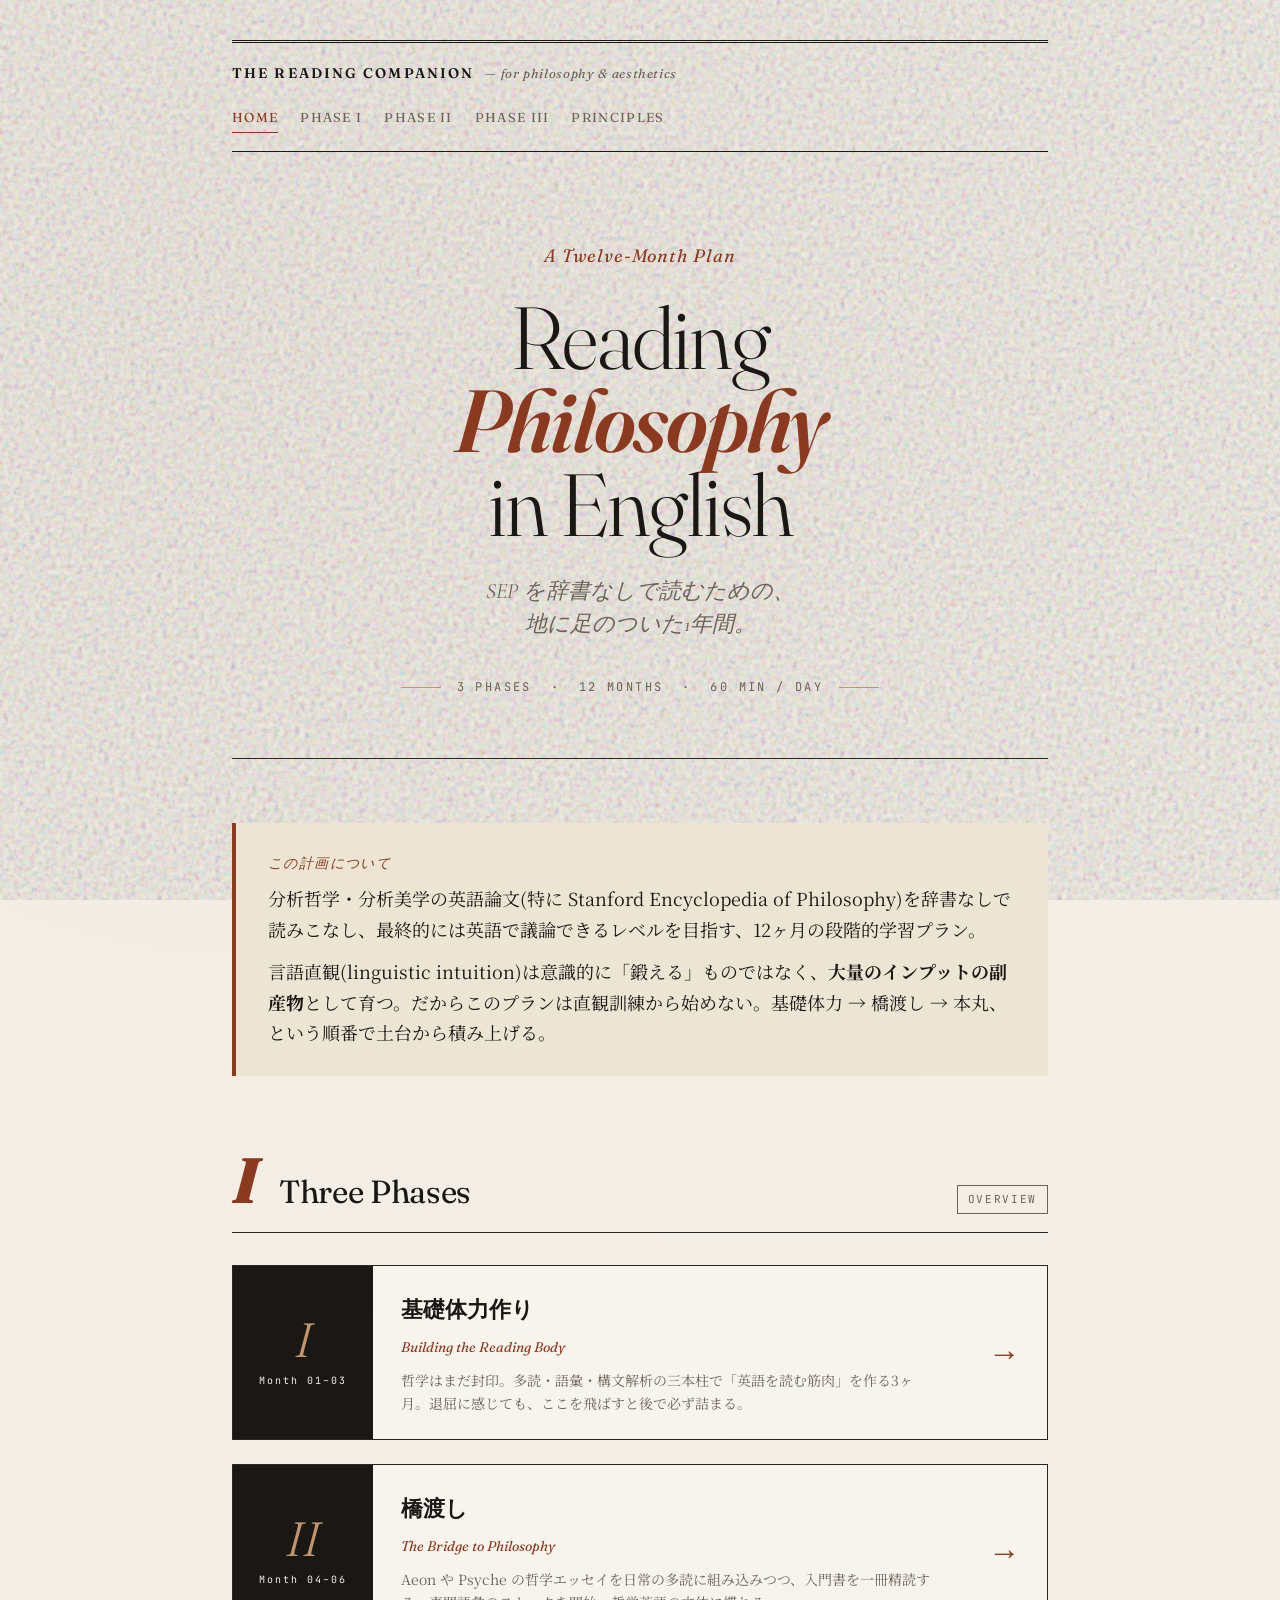
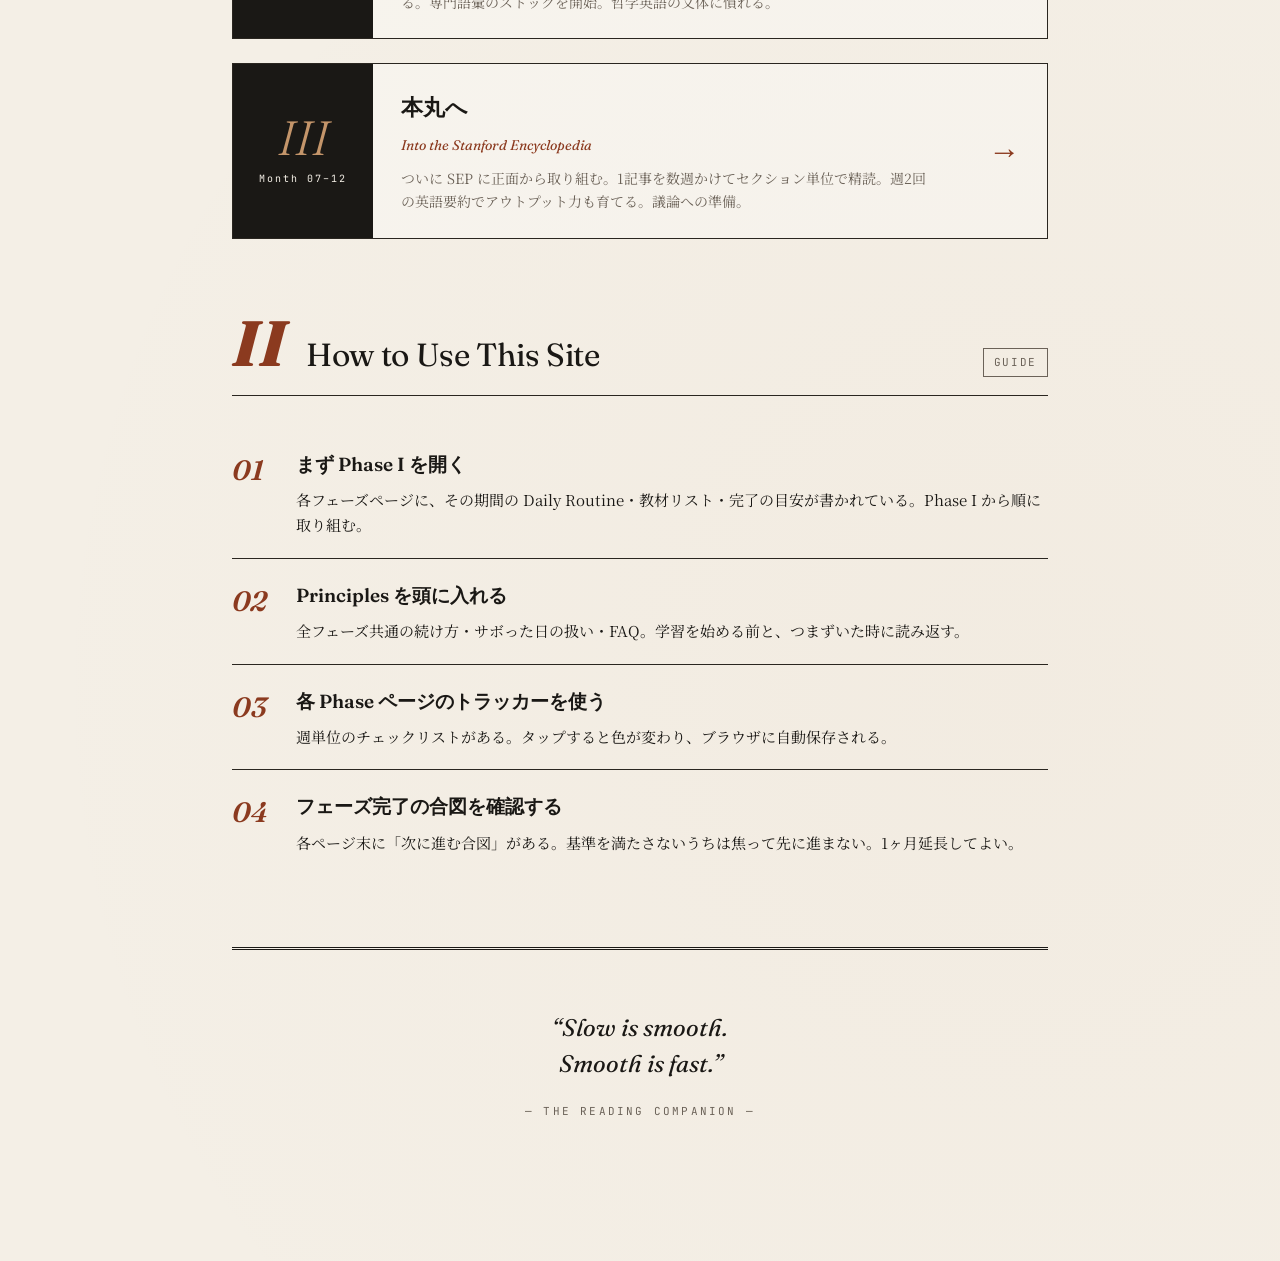
<file: index.html>
<!DOCTYPE html>
<html lang="ja">
<head>
<meta charset="UTF-8">
<meta name="viewport" content="width=device-width, initial-scale=1.0">
<title>The English Reading Companion</title>
<meta name="description" content="哲学・分析美学の英語を読みこなすための1年間学習プラン">
<link rel="preconnect" href="https://fonts.googleapis.com">
<link rel="preconnect" href="https://fonts.gstatic.com" crossorigin>
<link href="https://fonts.googleapis.com/css2?family=Cormorant+Garamond:ital,wght@0,400;0,500;0,600;0,700;1,400&family=Fraunces:opsz,wght@9..144,300;9..144,400;9..144,600;9..144,800&family=Noto+Serif+JP:wght@300;400;500;700&family=JetBrains+Mono:wght@400;500&display=swap" rel="stylesheet">
<link rel="stylesheet" href="style.css">
</head>
<body>
  <div class="container">

    <header class="topnav">
      <a href="index.html" class="brand">The Reading Companion <span class="sub">— for philosophy & aesthetics</span></a>
      <nav>
        <a href="index.html" class="active">Home</a>
        <a href="phase1.html">Phase I</a>
        <a href="phase2.html">Phase II</a>
        <a href="phase3.html">Phase III</a>
        <a href="principles.html">Principles</a>
      </nav>
    </header>

    <div class="hero">
      <div class="eyebrow">A Twelve-Month Plan</div>
      <h1>Reading<br><span class="em">Philosophy</span><br>in English</h1>
      <p class="lede">SEP を辞書なしで読むための、<br>地に足のついた1年間。</p>
      <div class="duration">3 phases &nbsp;·&nbsp; 12 months &nbsp;·&nbsp; 60 min / day</div>
    </div>

    <section>
      <div class="mission">
        <span class="label">この計画について</span>
        <p>分析哲学・分析美学の英語論文(特に Stanford Encyclopedia of Philosophy)を辞書なしで読みこなし、最終的には英語で議論できるレベルを目指す、12ヶ月の段階的学習プラン。</p>
        <p>言語直観(linguistic intuition)は意識的に「鍛える」ものではなく、<strong>大量のインプットの副産物</strong>として育つ。だからこのプランは直観訓練から始めない。基礎体力 → 橋渡し → 本丸、という順番で土台から積み上げる。</p>
      </div>
    </section>

    <section>
      <div class="section-head">
        <span class="num">I</span>
        <h2>Three Phases</h2>
        <span class="tag">Overview</span>
      </div>

      <div class="phase-list">

        <a href="phase1.html" class="phase-card">
          <div class="pc-num">
            <span class="roman">I</span>
            <span class="label">Month 01–03</span>
          </div>
          <div class="pc-body">
            <div class="pc-title">基礎体力作り</div>
            <div class="pc-en">Building the Reading Body</div>
            <p>哲学はまだ封印。多読・語彙・構文解析の三本柱で「英語を読む筋肉」を作る3ヶ月。退屈に感じても、ここを飛ばすと後で必ず詰まる。</p>
          </div>
          <div class="pc-arrow">→</div>
        </a>

        <a href="phase2.html" class="phase-card">
          <div class="pc-num">
            <span class="roman">II</span>
            <span class="label">Month 04–06</span>
          </div>
          <div class="pc-body">
            <div class="pc-title">橋渡し</div>
            <div class="pc-en">The Bridge to Philosophy</div>
            <p>Aeon や Psyche の哲学エッセイを日常の多読に組み込みつつ、入門書を一冊精読する。専門語彙のストックを開始。哲学英語の文体に慣れる。</p>
          </div>
          <div class="pc-arrow">→</div>
        </a>

        <a href="phase3.html" class="phase-card">
          <div class="pc-num">
            <span class="roman">III</span>
            <span class="label">Month 07–12</span>
          </div>
          <div class="pc-body">
            <div class="pc-title">本丸へ</div>
            <div class="pc-en">Into the Stanford Encyclopedia</div>
            <p>ついに SEP に正面から取り組む。1記事を数週かけてセクション単位で精読。週2回の英語要約でアウトプット力も育てる。議論への準備。</p>
          </div>
          <div class="pc-arrow">→</div>
        </a>

      </div>
    </section>

    <section>
      <div class="section-head">
        <span class="num">II</span>
        <h2>How to Use This Site</h2>
        <span class="tag">Guide</span>
      </div>

      <div class="guidance">
        <ol>
          <li>
            <h4>まず Phase I を開く</h4>
            <p>各フェーズページに、その期間の Daily Routine・教材リスト・完了の目安が書かれている。Phase I から順に取り組む。</p>
          </li>
          <li>
            <h4>Principles を頭に入れる</h4>
            <p>全フェーズ共通の続け方・サボった日の扱い・FAQ。学習を始める前と、つまずいた時に読み返す。</p>
          </li>
          <li>
            <h4>各 Phase ページのトラッカーを使う</h4>
            <p>週単位のチェックリストがある。タップすると色が変わり、ブラウザに自動保存される。</p>
          </li>
          <li>
            <h4>フェーズ完了の合図を確認する</h4>
            <p>各ページ末に「次に進む合図」がある。基準を満たさないうちは焦って先に進まない。1ヶ月延長してよい。</p>
          </li>
        </ol>
      </div>
    </section>

    <div class="closing">
      <p class="quote">“Slow is smooth.<br>Smooth is fast.”</p>
      <div class="sig">— the reading companion —</div>
    </div>

  </div>
</body>
</html>
</file>
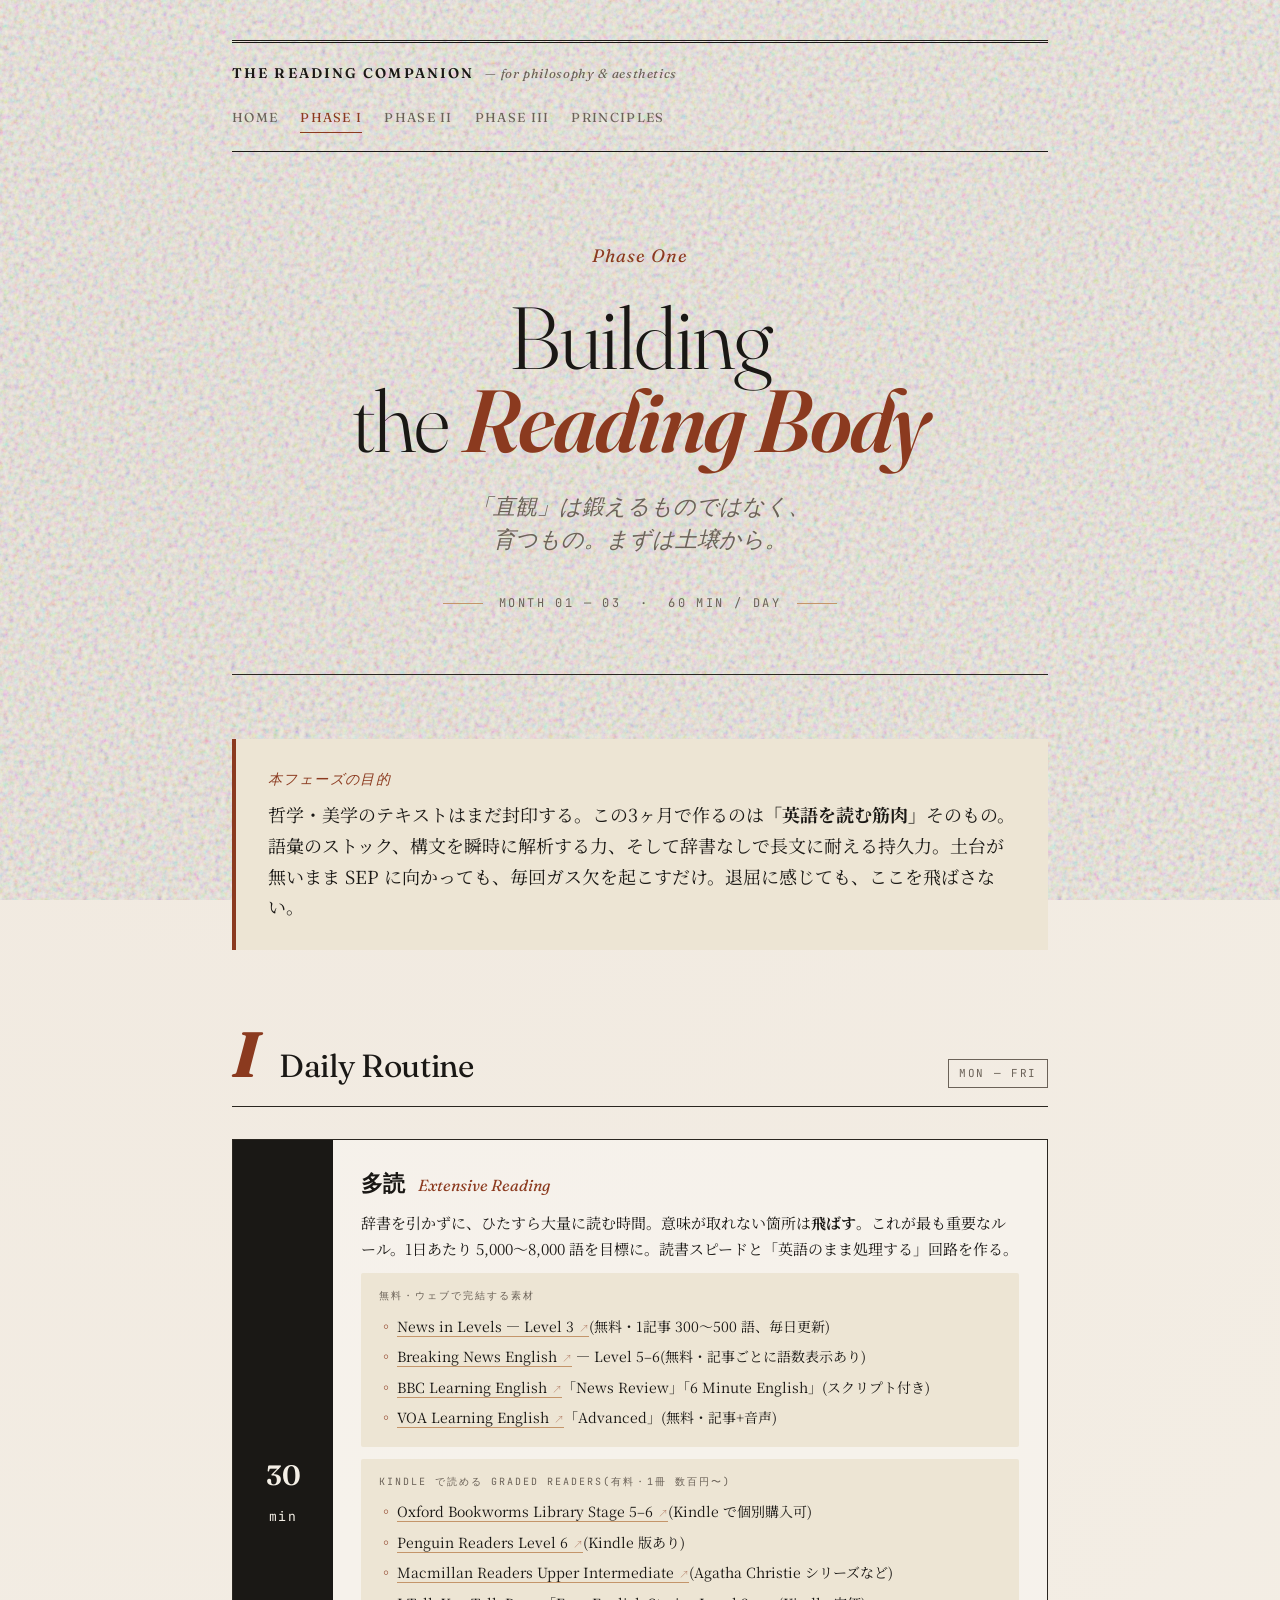
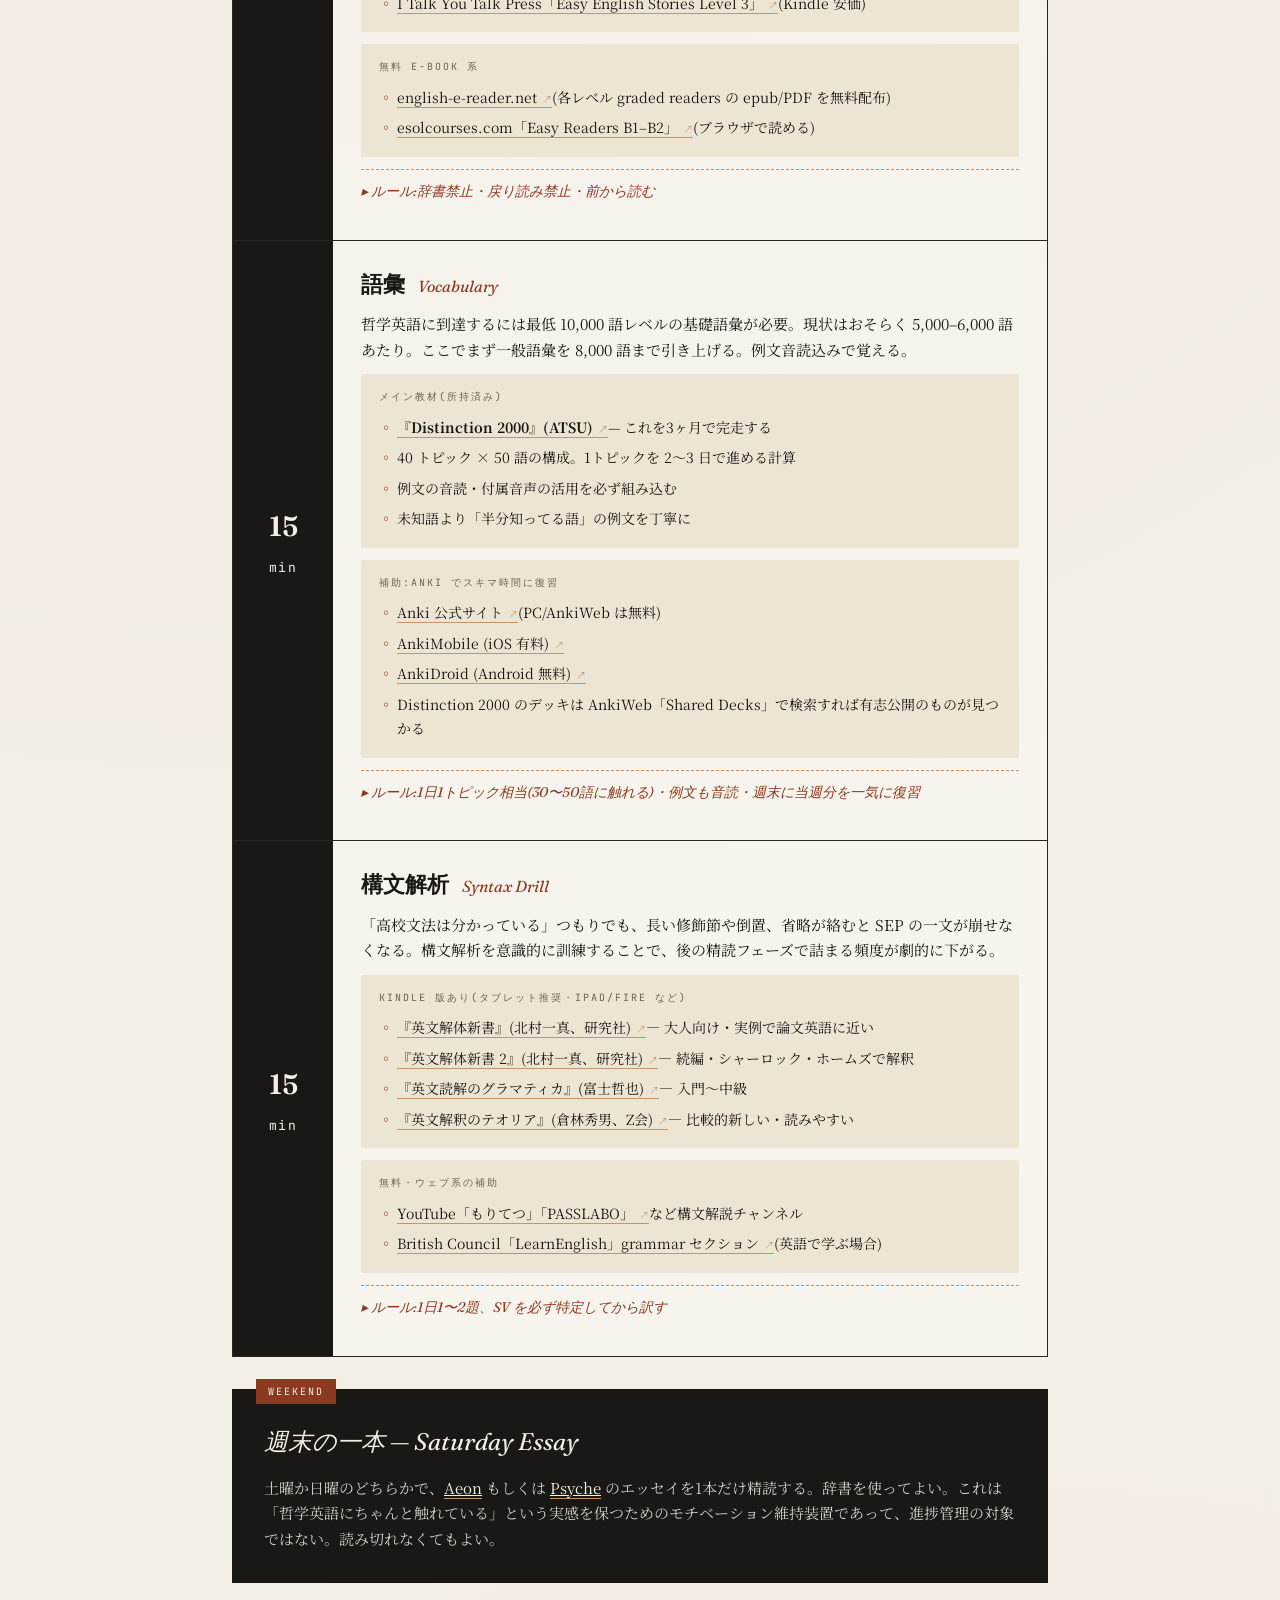
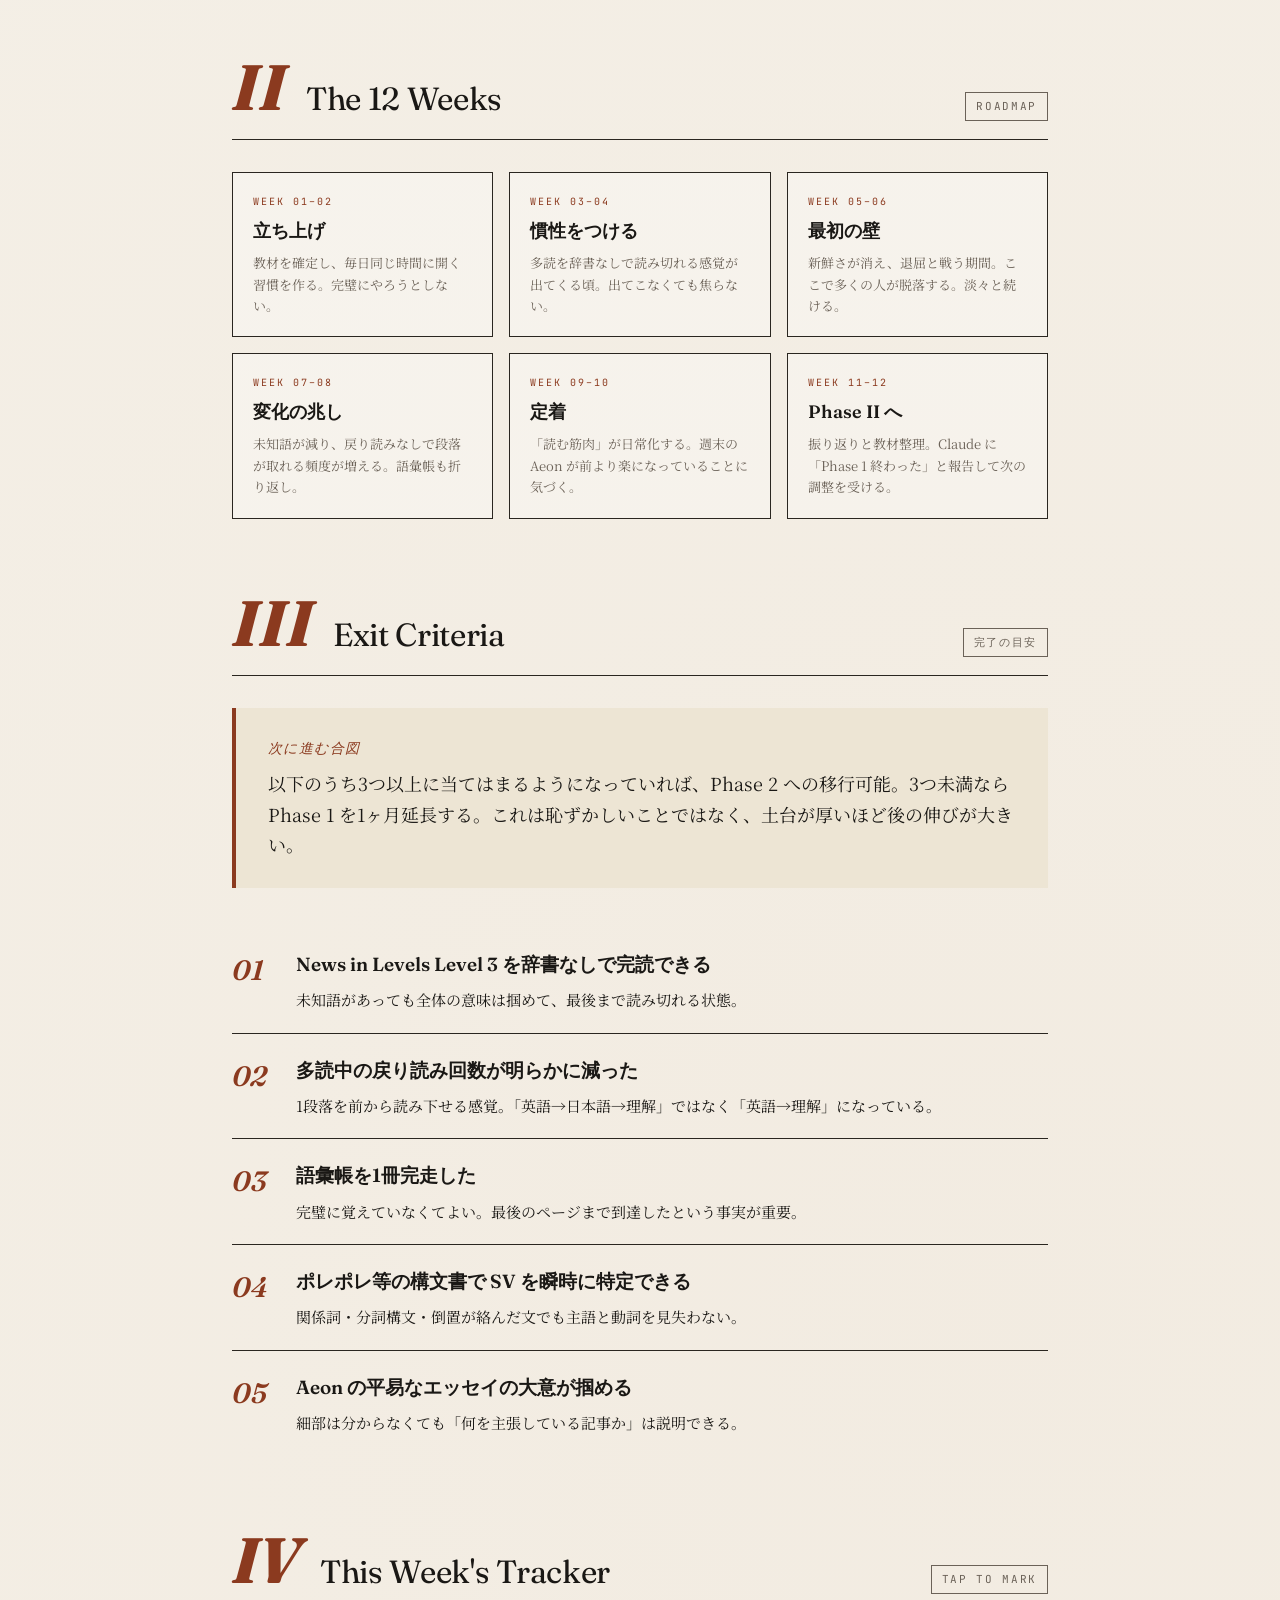
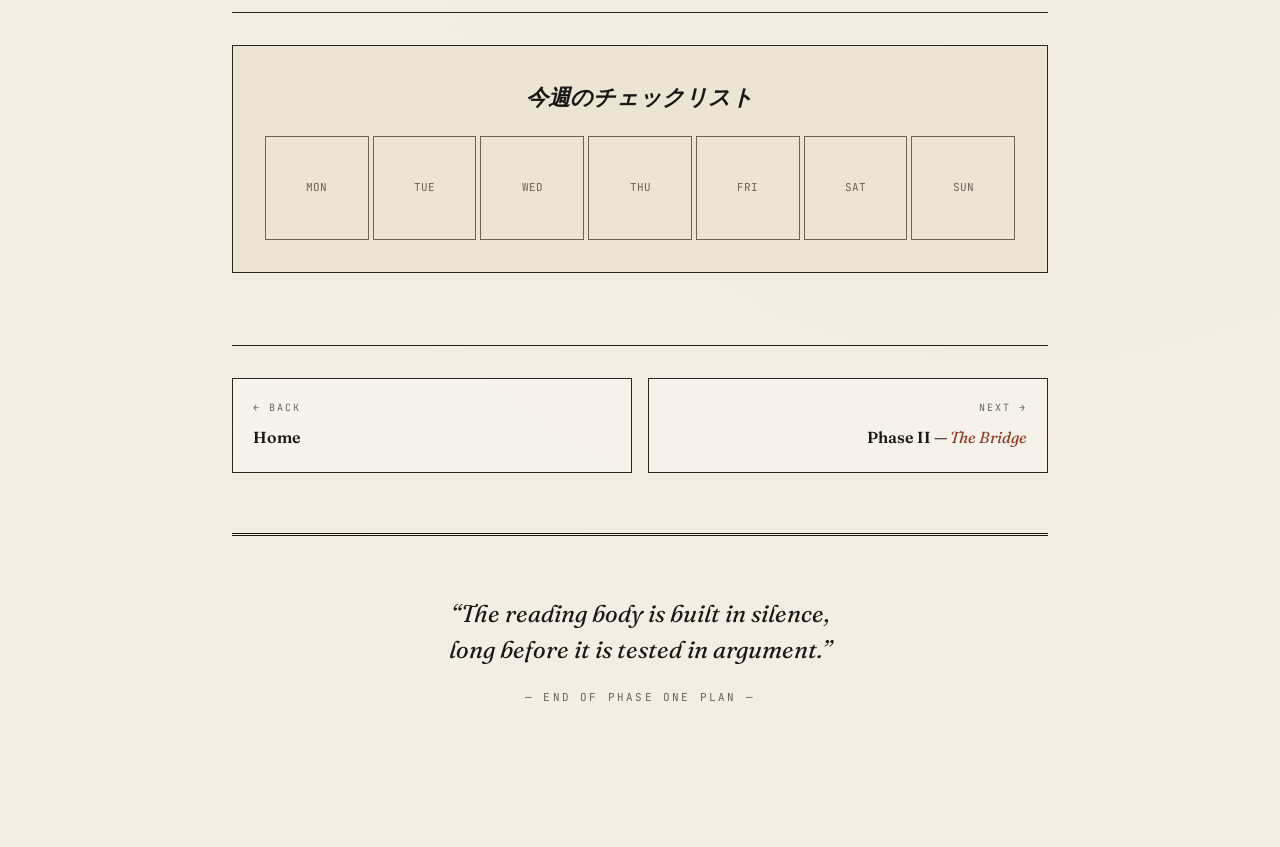
<file: phase1.html>
<!DOCTYPE html>
<html lang="ja">
<head>
<meta charset="UTF-8">
<meta name="viewport" content="width=device-width, initial-scale=1.0">
<title>Phase I — Building the Reading Body</title>
<link rel="preconnect" href="https://fonts.googleapis.com">
<link rel="preconnect" href="https://fonts.gstatic.com" crossorigin>
<link href="https://fonts.googleapis.com/css2?family=Cormorant+Garamond:ital,wght@0,400;0,500;0,600;0,700;1,400&family=Fraunces:opsz,wght@9..144,300;9..144,400;9..144,600;9..144,800&family=Noto+Serif+JP:wght@300;400;500;700&family=JetBrains+Mono:wght@400;500&display=swap" rel="stylesheet">
<link rel="stylesheet" href="style.css">
</head>
<body>
  <div class="container">

    <header class="topnav">
      <a href="index.html" class="brand">The Reading Companion <span class="sub">— for philosophy & aesthetics</span></a>
      <nav>
        <a href="index.html">Home</a>
        <a href="phase1.html" class="active">Phase I</a>
        <a href="phase2.html">Phase II</a>
        <a href="phase3.html">Phase III</a>
        <a href="principles.html">Principles</a>
      </nav>
    </header>

    <div class="hero">
      <div class="eyebrow">Phase One</div>
      <h1>Building<br>the <span class="em">Reading Body</span></h1>
      <p class="lede">「直観」は鍛えるものではなく、<br>育つもの。まずは土壌から。</p>
      <div class="duration">Month 01 — 03 &nbsp;·&nbsp; 60 min / day</div>
    </div>

    <section>
      <div class="mission">
        <span class="label">本フェーズの目的</span>
        <p>哲学・美学のテキストはまだ封印する。この3ヶ月で作るのは<strong>「英語を読む筋肉」</strong>そのもの。語彙のストック、構文を瞬時に解析する力、そして辞書なしで長文に耐える持久力。土台が無いまま SEP に向かっても、毎回ガス欠を起こすだけ。退屈に感じても、ここを飛ばさない。</p>
      </div>
    </section>

    <section>
      <div class="section-head">
        <span class="num">I</span>
        <h2>Daily Routine</h2>
        <span class="tag">Mon — Fri</span>
      </div>

      <div class="routine">

        <div class="routine-row">
          <div class="routine-time">
            <span class="min">30</span>
            <span>min</span>
          </div>
          <div class="routine-content">
            <h3>多読 <span class="en">Extensive Reading</span></h3>
            <p>辞書を引かずに、ひたすら大量に読む時間。意味が取れない箇所は<strong>飛ばす</strong>。これが最も重要なルール。1日あたり 5,000〜8,000 語を目標に。読書スピードと「英語のまま処理する」回路を作る。</p>
            <div class="materials">
              <span class="m-label">無料・ウェブで完結する素材</span>
              <ul>
                <li><a href="https://www.newsinlevels.com/level/level-3/" target="_blank" rel="noopener">News in Levels — Level 3</a>(無料・1記事 300〜500 語、毎日更新)</li>
                <li><a href="https://breakingnewsenglish.com/" target="_blank" rel="noopener">Breaking News English</a> — Level 5–6(無料・記事ごとに語数表示あり)</li>
                <li><a href="https://www.bbc.co.uk/learningenglish/" target="_blank" rel="noopener">BBC Learning English</a>「News Review」「6 Minute English」(スクリプト付き)</li>
                <li><a href="https://learningenglish.voanews.com/" target="_blank" rel="noopener">VOA Learning English</a>「Advanced」(無料・記事+音声)</li>
              </ul>
            </div>
            <div class="materials">
              <span class="m-label">Kindle で読める Graded Readers(有料・1冊 数百円〜)</span>
              <ul>
                <li><a href="https://www.amazon.co.jp/s?k=Oxford+Bookworms+Stage+5&i=digital-text" target="_blank" rel="noopener">Oxford Bookworms Library Stage 5–6</a>(Kindle で個別購入可)</li>
                <li><a href="https://www.amazon.co.jp/s?k=Penguin+Readers+Level+6&i=digital-text" target="_blank" rel="noopener">Penguin Readers Level 6</a>(Kindle 版あり)</li>
                <li><a href="https://www.amazon.co.jp/s?k=Macmillan+Readers+Upper+Intermediate&i=digital-text" target="_blank" rel="noopener">Macmillan Readers Upper Intermediate</a>(Agatha Christie シリーズなど)</li>
                <li><a href="https://italkyoutalk.com/?cat=3" target="_blank" rel="noopener">I Talk You Talk Press「Easy English Stories Level 3」</a>(Kindle 安価)</li>
              </ul>
            </div>
            <div class="materials">
              <span class="m-label">無料 e-book 系</span>
              <ul>
                <li><a href="https://english-e-reader.net/" target="_blank" rel="noopener">english-e-reader.net</a>(各レベル graded readers の epub/PDF を無料配布)</li>
                <li><a href="https://www.esolcourses.com/content/reading/intermediate-english-graded-readers.html" target="_blank" rel="noopener">esolcourses.com「Easy Readers B1–B2」</a>(ブラウザで読める)</li>
              </ul>
            </div>
            <p class="rule">▸ ルール:辞書禁止・戻り読み禁止・前から読む</p>
          </div>
        </div>

        <div class="routine-row">
          <div class="routine-time">
            <span class="min">15</span>
            <span>min</span>
          </div>
          <div class="routine-content">
            <h3>語彙 <span class="en">Vocabulary</span></h3>
            <p>哲学英語に到達するには最低 10,000 語レベルの基礎語彙が必要。現状はおそらく 5,000–6,000 語あたり。ここでまず一般語彙を 8,000 語まで引き上げる。例文音読込みで覚える。</p>
            <div class="materials">
              <span class="m-label">メイン教材(所持済み)</span>
              <ul>
                <li><strong><a href="https://www.amazon.co.jp/Distinction-2000-ATSU/dp/4046045337" target="_blank" rel="noopener">『Distinction 2000』(ATSU)</a></strong>— これを3ヶ月で完走する</li>
                <li>40 トピック × 50 語の構成。1トピックを 2〜3 日で進める計算</li>
                <li>例文の音読・付属音声の活用を必ず組み込む</li>
                <li>未知語より「半分知ってる語」の例文を丁寧に</li>
              </ul>
            </div>
            <div class="materials">
              <span class="m-label">補助:Anki でスキマ時間に復習</span>
              <ul>
                <li><a href="https://apps.ankiweb.net/" target="_blank" rel="noopener">Anki 公式サイト</a>(PC/AnkiWeb は無料)</li>
                <li><a href="https://apps.apple.com/us/app/ankimobile-flashcards/id373493387" target="_blank" rel="noopener">AnkiMobile (iOS 有料)</a></li>
                <li><a href="https://play.google.com/store/apps/details?id=com.ichi2.anki" target="_blank" rel="noopener">AnkiDroid (Android 無料)</a></li>
                <li>Distinction 2000 のデッキは AnkiWeb「Shared Decks」で検索すれば有志公開のものが見つかる</li>
              </ul>
            </div>
            <p class="rule">▸ ルール:1日1トピック相当(30〜50語に触れる)・例文も音読・週末に当週分を一気に復習</p>
          </div>
        </div>

        <div class="routine-row">
          <div class="routine-time">
            <span class="min">15</span>
            <span>min</span>
          </div>
          <div class="routine-content">
            <h3>構文解析 <span class="en">Syntax Drill</span></h3>
            <p>「高校文法は分かっている」つもりでも、長い修飾節や倒置、省略が絡むと SEP の一文が崩せなくなる。構文解析を意識的に訓練することで、後の精読フェーズで詰まる頻度が劇的に下がる。</p>
            <div class="materials">
              <span class="m-label">Kindle 版あり(タブレット推奨・iPad/Fire など)</span>
              <ul>
                <li><a href="https://www.amazon.co.jp/%E8%8B%B1%E6%96%87%E8%A7%A3%E4%BD%93%E6%96%B0%E6%9B%B8-%E6%A7%8B%E9%80%A0%E3%81%A8%E8%AB%96%E7%90%86%E3%82%92%E8%AA%AD%E3%81%BF%E8%A7%A3%E3%81%8F%E8%8B%B1%E6%96%87%E8%A7%A3%E9%87%88-%E5%8C%97%E6%9D%91%E4%B8%80%E7%9C%9F/dp/4327452920" target="_blank" rel="noopener">『英文解体新書』(北村一真、研究社)</a>— 大人向け・実例で論文英語に近い</li>
                <li><a href="https://www.amazon.co.jp/dp/B094R1B3C1" target="_blank" rel="noopener">『英文解体新書 2』(北村一真、研究社)</a>— 続編・シャーロック・ホームズで解釈</li>
                <li><a href="https://www.amazon.co.jp/s?k=%E8%8B%B1%E6%96%87%E8%AA%AD%E8%A7%A3%E3%81%AE%E3%82%B0%E3%83%A9%E3%83%9E%E3%83%86%E3%82%A3%E3%82%AB&i=digital-text" target="_blank" rel="noopener">『英文読解のグラマティカ』(富士哲也)</a>— 入門〜中級</li>
                <li><a href="https://www.amazon.co.jp/s?k=%E8%8B%B1%E6%96%87%E8%A7%A3%E9%87%88%E3%81%AE%E3%83%86%E3%82%AA%E3%83%AA%E3%82%A2&i=digital-text" target="_blank" rel="noopener">『英文解釈のテオリア』(倉林秀男、Z会)</a>— 比較的新しい・読みやすい</li>
              </ul>
            </div>
            <div class="materials">
              <span class="m-label">無料・ウェブ系の補助</span>
              <ul>
                <li><a href="https://www.youtube.com/results?search_query=%E3%82%82%E3%82%8A%E3%81%A6%E3%81%A4+%E8%8B%B1%E6%96%87%E8%A7%A3%E9%87%88" target="_blank" rel="noopener">YouTube「もりてつ」「PASSLABO」</a>など構文解説チャンネル</li>
                <li><a href="https://learnenglish.britishcouncil.org/grammar" target="_blank" rel="noopener">British Council「LearnEnglish」grammar セクション</a>(英語で学ぶ場合)</li>
              </ul>
            </div>
            <p class="rule">▸ ルール:1日1〜2題、SV を必ず特定してから訳す</p>
          </div>
        </div>

      </div>

      <div class="weekend">
        <h3>週末の一本 — Saturday Essay</h3>
        <p>土曜か日曜のどちらかで、<a href="https://aeon.co/essays" target="_blank" rel="noopener" style="color:var(--paper); border-bottom:1px solid var(--accent-soft);">Aeon</a> もしくは <a href="https://psyche.co/ideas" target="_blank" rel="noopener" style="color:var(--paper); border-bottom:1px solid var(--accent-soft);">Psyche</a> のエッセイを1本だけ精読する。辞書を使ってよい。これは「哲学英語にちゃんと触れている」という実感を保つためのモチベーション維持装置であって、進捗管理の対象ではない。読み切れなくてもよい。</p>
      </div>
    </section>

    <section>
      <div class="section-head">
        <span class="num">II</span>
        <h2>The 12 Weeks</h2>
        <span class="tag">Roadmap</span>
      </div>

      <div class="weeks">
        <div class="week-card">
          <div class="wk-label">WEEK 01–02</div>
          <h4>立ち上げ</h4>
          <p>教材を確定し、毎日同じ時間に開く習慣を作る。完璧にやろうとしない。</p>
        </div>
        <div class="week-card">
          <div class="wk-label">WEEK 03–04</div>
          <h4>慣性をつける</h4>
          <p>多読を辞書なしで読み切れる感覚が出てくる頃。出てこなくても焦らない。</p>
        </div>
        <div class="week-card">
          <div class="wk-label">WEEK 05–06</div>
          <h4>最初の壁</h4>
          <p>新鮮さが消え、退屈と戦う期間。ここで多くの人が脱落する。淡々と続ける。</p>
        </div>
        <div class="week-card">
          <div class="wk-label">WEEK 07–08</div>
          <h4>変化の兆し</h4>
          <p>未知語が減り、戻り読みなしで段落が取れる頻度が増える。語彙帳も折り返し。</p>
        </div>
        <div class="week-card">
          <div class="wk-label">WEEK 09–10</div>
          <h4>定着</h4>
          <p>「読む筋肉」が日常化する。週末の Aeon が前より楽になっていることに気づく。</p>
        </div>
        <div class="week-card">
          <div class="wk-label">WEEK 11–12</div>
          <h4>Phase II へ</h4>
          <p>振り返りと教材整理。Claude に「Phase 1 終わった」と報告して次の調整を受ける。</p>
        </div>
      </div>
    </section>

    <section>
      <div class="section-head">
        <span class="num">III</span>
        <h2>Exit Criteria</h2>
        <span class="tag">完了の目安</span>
      </div>

      <div class="mission">
        <span class="label">次に進む合図</span>
        <p>以下のうち3つ以上に当てはまるようになっていれば、Phase 2 への移行可能。3つ未満なら Phase 1 を1ヶ月延長する。これは恥ずかしいことではなく、土台が厚いほど後の伸びが大きい。</p>
      </div>

      <div class="guidance">
        <ol>
          <li>
            <h4>News in Levels Level 3 を辞書なしで完読できる</h4>
            <p>未知語があっても全体の意味は掴めて、最後まで読み切れる状態。</p>
          </li>
          <li>
            <h4>多読中の戻り読み回数が明らかに減った</h4>
            <p>1段落を前から読み下せる感覚。「英語→日本語→理解」ではなく「英語→理解」になっている。</p>
          </li>
          <li>
            <h4>語彙帳を1冊完走した</h4>
            <p>完璧に覚えていなくてよい。最後のページまで到達したという事実が重要。</p>
          </li>
          <li>
            <h4>ポレポレ等の構文書で SV を瞬時に特定できる</h4>
            <p>関係詞・分詞構文・倒置が絡んだ文でも主語と動詞を見失わない。</p>
          </li>
          <li>
            <h4>Aeon の平易なエッセイの大意が掴める</h4>
            <p>細部は分からなくても「何を主張している記事か」は説明できる。</p>
          </li>
        </ol>
      </div>
    </section>

    <section>
      <div class="section-head">
        <span class="num">IV</span>
        <h2>This Week's Tracker</h2>
        <span class="tag">Tap to mark</span>
      </div>

      <div class="checklist">
        <h3>今週のチェックリスト</h3>
        <div class="check-grid" id="checkgrid">
          <div class="check-day" data-day="MON">MON</div>
          <div class="check-day" data-day="TUE">TUE</div>
          <div class="check-day" data-day="WED">WED</div>
          <div class="check-day" data-day="THU">THU</div>
          <div class="check-day" data-day="FRI">FRI</div>
          <div class="check-day" data-day="SAT">SAT</div>
          <div class="check-day" data-day="SUN">SUN</div>
        </div>
      </div>
    </section>

    <nav class="phase-nav">
      <a href="index.html" class="prev">
        <span class="dir">← Back</span>
        <span class="ttl">Home</span>
      </a>
      <a href="phase2.html" class="next">
        <span class="dir">Next →</span>
        <span class="ttl">Phase II — <em>The Bridge</em></span>
      </a>
    </nav>

    <div class="closing">
      <p class="quote">“The reading body is built in silence,<br>long before it is tested in argument.”</p>
      <div class="sig">— end of phase one plan —</div>
    </div>

  </div>

<script>
  const grid = document.getElementById('checkgrid');
  const weekKey = 'phase1-week-' + Math.floor(Date.now() / (7*24*60*60*1000));
  Object.keys(localStorage).forEach(k => {
    if (k.startsWith('phase1-week-') && k !== weekKey) localStorage.removeItem(k);
  });
  const saved = JSON.parse(localStorage.getItem(weekKey) || '{}');
  grid.querySelectorAll('.check-day').forEach(el => {
    if (saved[el.dataset.day]) el.classList.add('done');
    el.addEventListener('click', () => {
      el.classList.toggle('done');
      const state = {};
      grid.querySelectorAll('.check-day').forEach(d => {
        if (d.classList.contains('done')) state[d.dataset.day] = true;
      });
      try { localStorage.setItem(weekKey, JSON.stringify(state)); } catch(e) {}
    });
  });
</script>
</body>
</html>
</file>
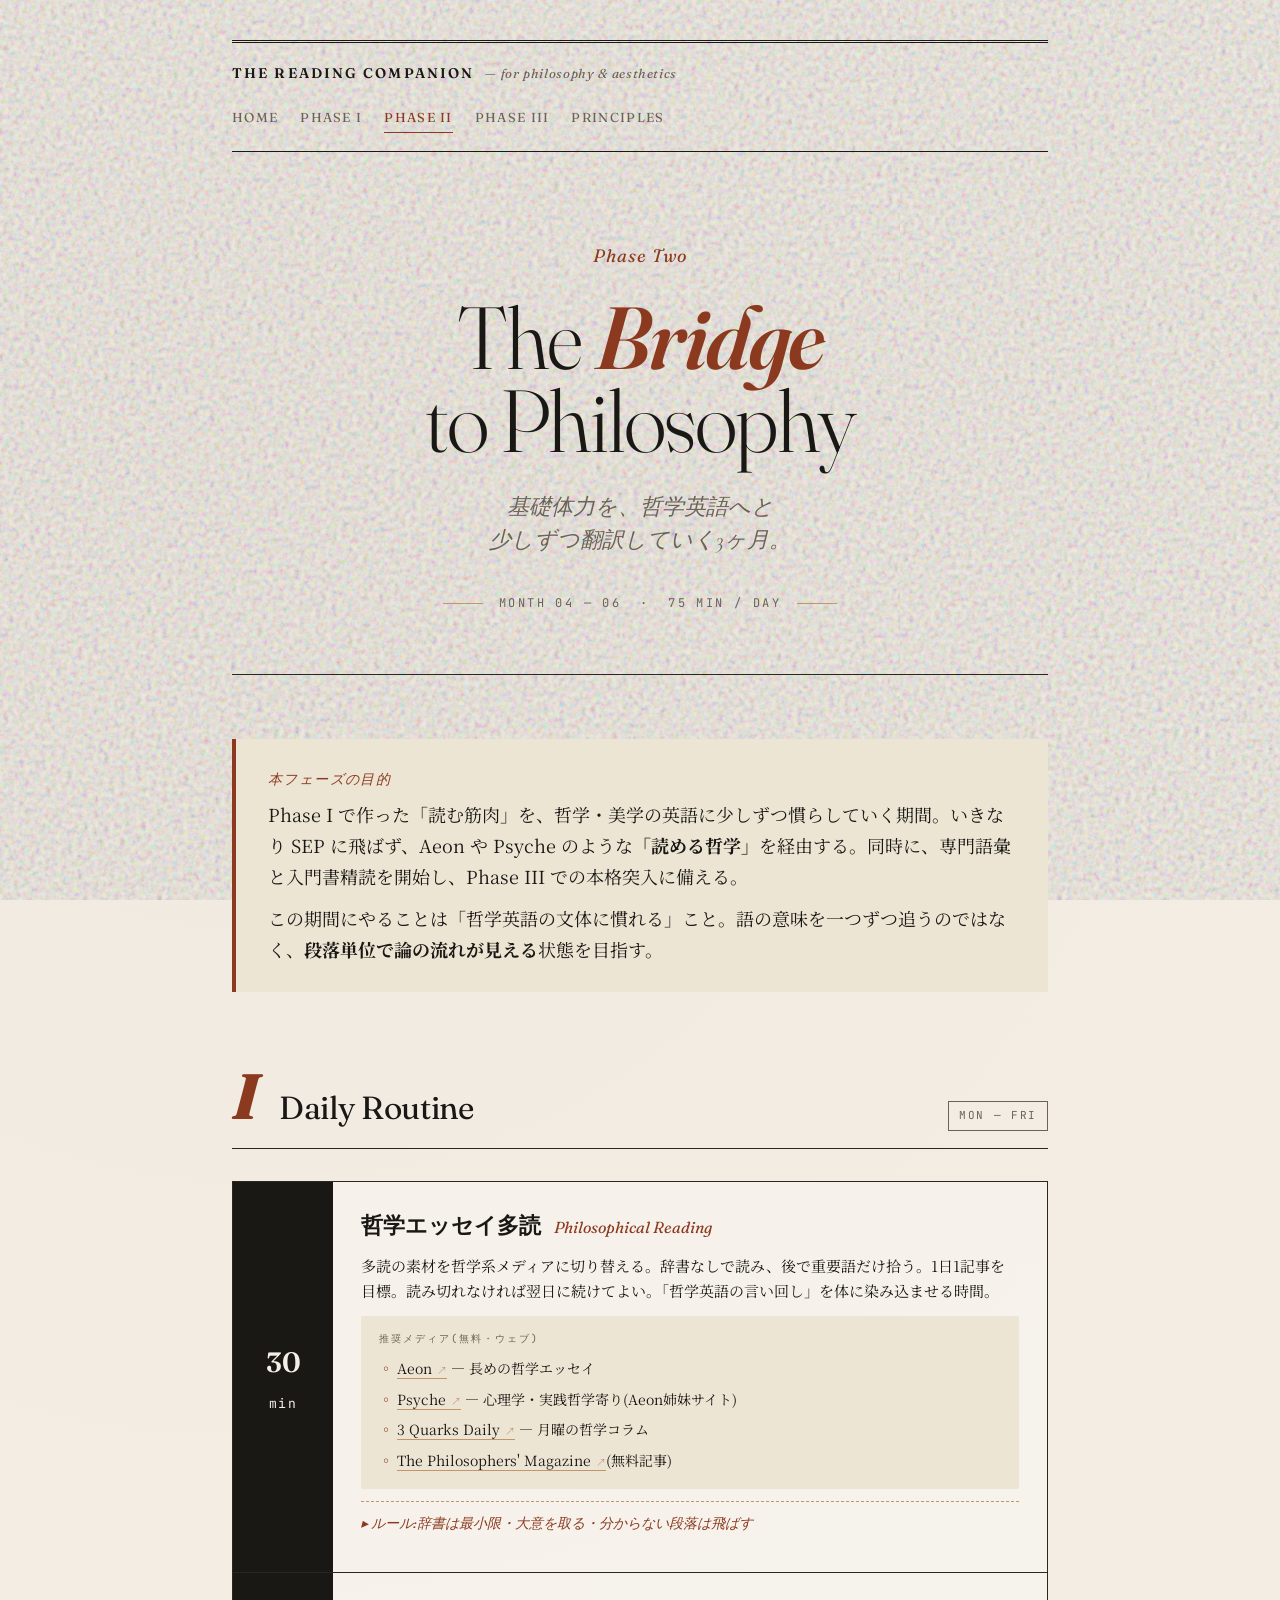
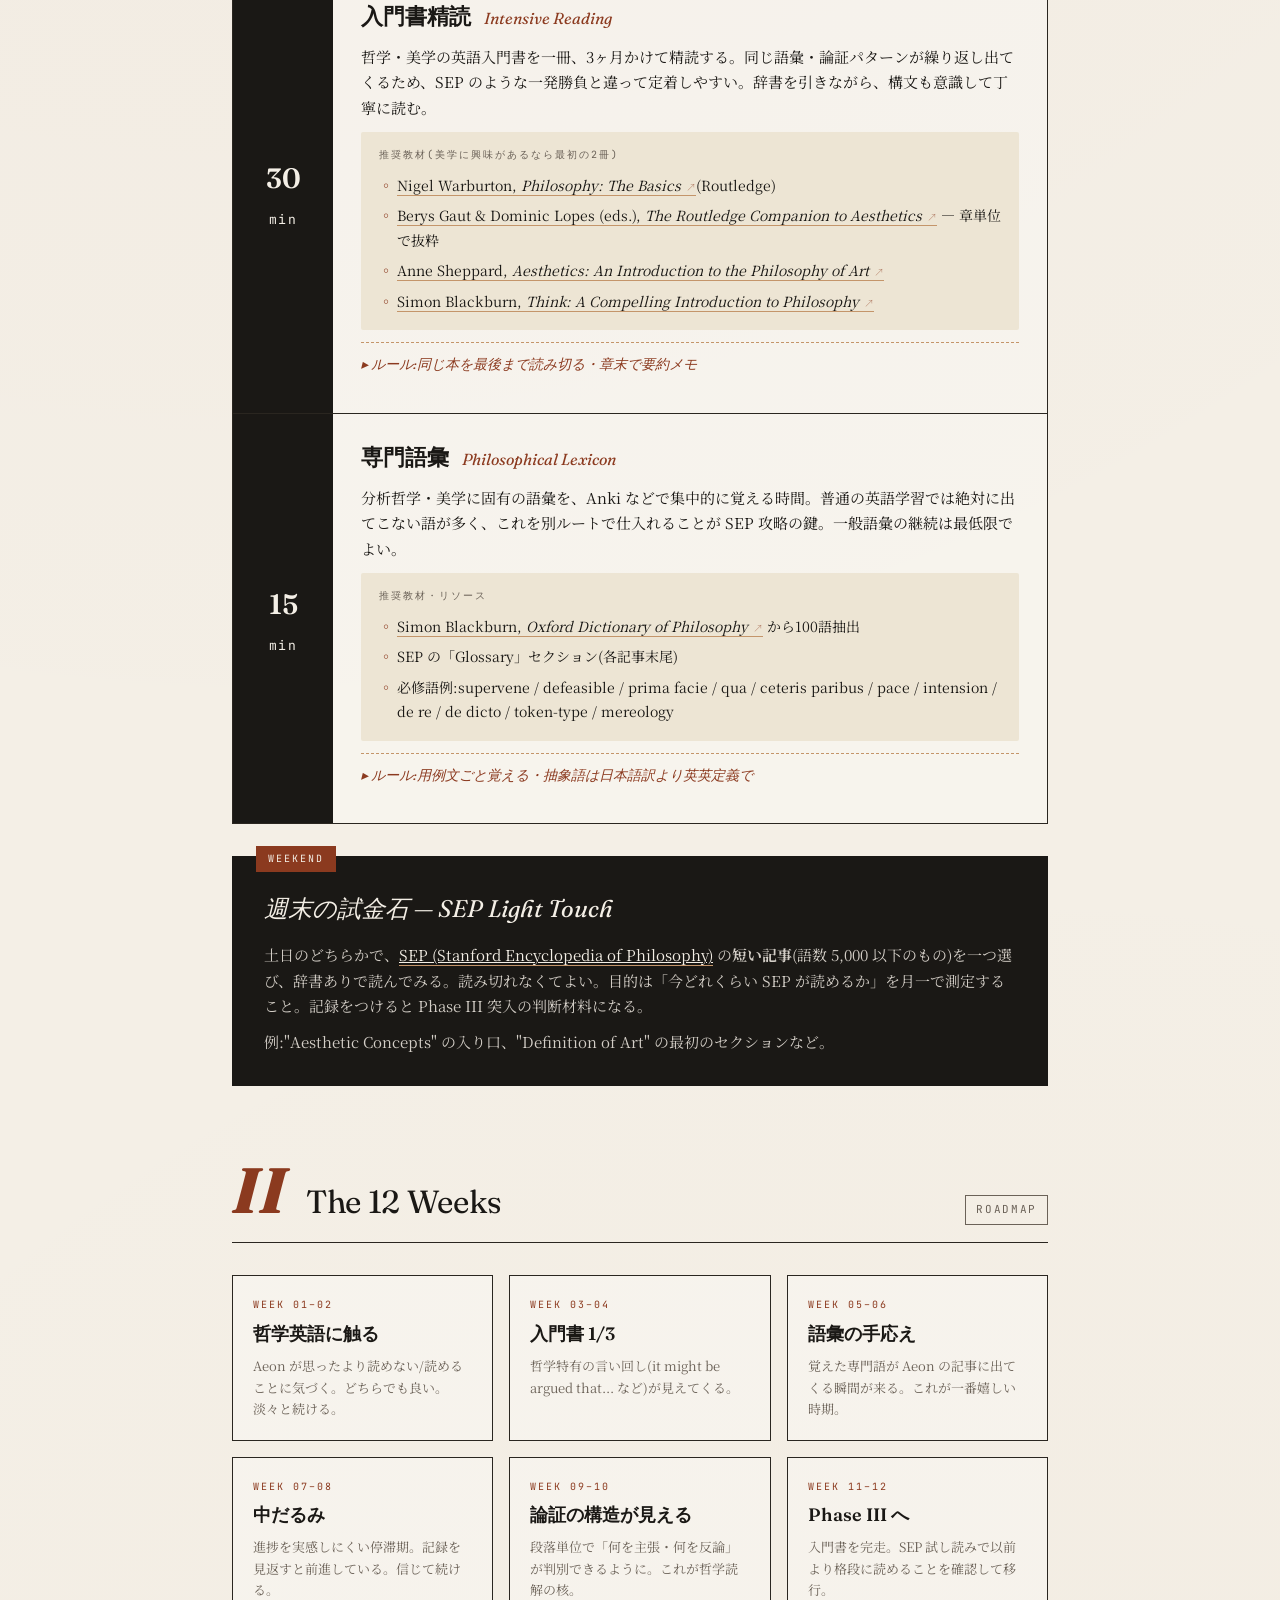
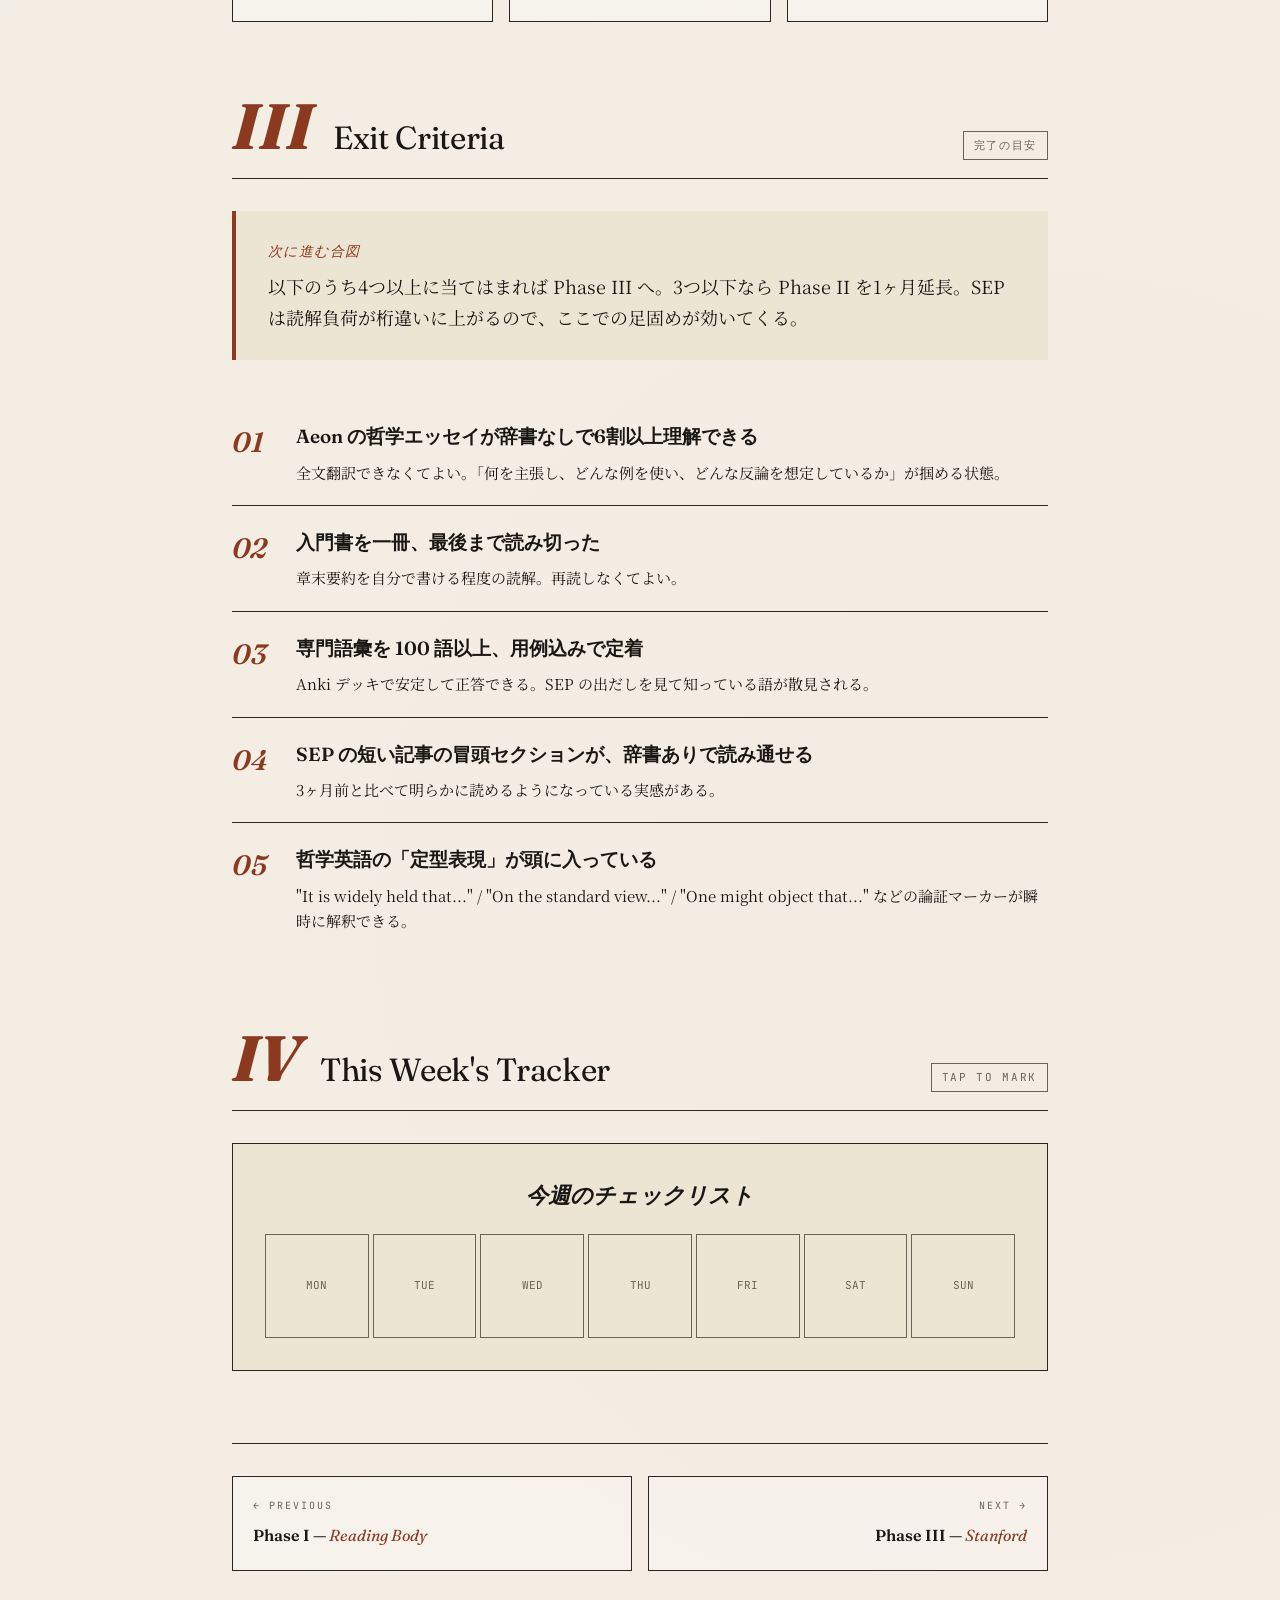
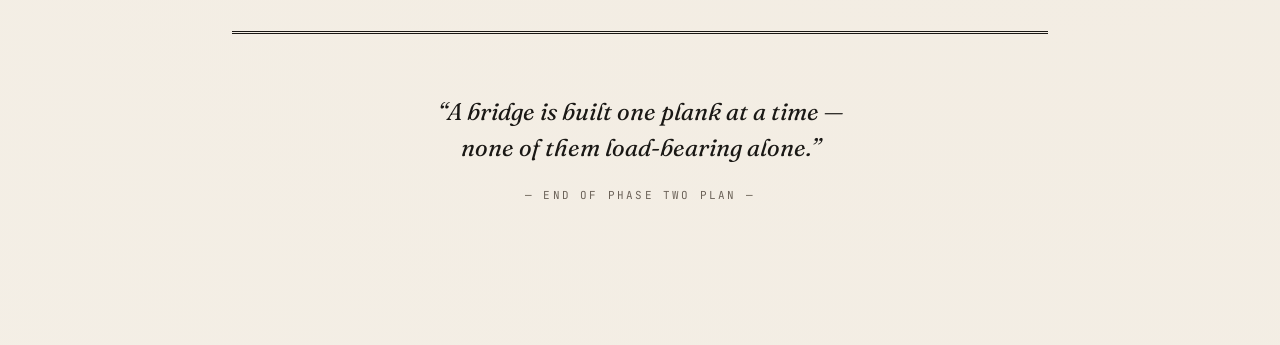
<file: phase2.html>
<!DOCTYPE html>
<html lang="ja">
<head>
<meta charset="UTF-8">
<meta name="viewport" content="width=device-width, initial-scale=1.0">
<title>Phase II — The Bridge to Philosophy</title>
<link rel="preconnect" href="https://fonts.googleapis.com">
<link rel="preconnect" href="https://fonts.gstatic.com" crossorigin>
<link href="https://fonts.googleapis.com/css2?family=Cormorant+Garamond:ital,wght@0,400;0,500;0,600;0,700;1,400&family=Fraunces:opsz,wght@9..144,300;9..144,400;9..144,600;9..144,800&family=Noto+Serif+JP:wght@300;400;500;700&family=JetBrains+Mono:wght@400;500&display=swap" rel="stylesheet">
<link rel="stylesheet" href="style.css">
</head>
<body>
  <div class="container">

    <header class="topnav">
      <a href="index.html" class="brand">The Reading Companion <span class="sub">— for philosophy & aesthetics</span></a>
      <nav>
        <a href="index.html">Home</a>
        <a href="phase1.html">Phase I</a>
        <a href="phase2.html" class="active">Phase II</a>
        <a href="phase3.html">Phase III</a>
        <a href="principles.html">Principles</a>
      </nav>
    </header>

    <div class="hero">
      <div class="eyebrow">Phase Two</div>
      <h1>The <span class="em">Bridge</span><br>to Philosophy</h1>
      <p class="lede">基礎体力を、哲学英語へと<br>少しずつ翻訳していく3ヶ月。</p>
      <div class="duration">Month 04 — 06 &nbsp;·&nbsp; 75 min / day</div>
    </div>

    <section>
      <div class="mission">
        <span class="label">本フェーズの目的</span>
        <p>Phase I で作った「読む筋肉」を、哲学・美学の英語に少しずつ慣らしていく期間。いきなり SEP に飛ばず、Aeon や Psyche のような<strong>「読める哲学」</strong>を経由する。同時に、専門語彙と入門書精読を開始し、Phase III での本格突入に備える。</p>
        <p>この期間にやることは「哲学英語の文体に慣れる」こと。語の意味を一つずつ追うのではなく、<strong>段落単位で論の流れが見える</strong>状態を目指す。</p>
      </div>
    </section>

    <section>
      <div class="section-head">
        <span class="num">I</span>
        <h2>Daily Routine</h2>
        <span class="tag">Mon — Fri</span>
      </div>

      <div class="routine">

        <div class="routine-row">
          <div class="routine-time">
            <span class="min">30</span>
            <span>min</span>
          </div>
          <div class="routine-content">
            <h3>哲学エッセイ多読 <span class="en">Philosophical Reading</span></h3>
            <p>多読の素材を哲学系メディアに切り替える。辞書なしで読み、後で重要語だけ拾う。1日1記事を目標。読み切れなければ翌日に続けてよい。「哲学英語の言い回し」を体に染み込ませる時間。</p>
            <div class="materials">
              <span class="m-label">推奨メディア(無料・ウェブ)</span>
              <ul>
                <li><a href="https://aeon.co/essays" target="_blank" rel="noopener">Aeon</a> — 長めの哲学エッセイ</li>
                <li><a href="https://psyche.co/ideas" target="_blank" rel="noopener">Psyche</a> — 心理学・実践哲学寄り(Aeon姉妹サイト)</li>
                <li><a href="https://3quarksdaily.com/" target="_blank" rel="noopener">3 Quarks Daily</a> — 月曜の哲学コラム</li>
                <li><a href="https://www.philosophersmag.com/" target="_blank" rel="noopener">The Philosophers' Magazine</a>(無料記事)</li>
              </ul>
            </div>
            <p class="rule">▸ ルール:辞書は最小限・大意を取る・分からない段落は飛ばす</p>
          </div>
        </div>

        <div class="routine-row">
          <div class="routine-time">
            <span class="min">30</span>
            <span>min</span>
          </div>
          <div class="routine-content">
            <h3>入門書精読 <span class="en">Intensive Reading</span></h3>
            <p>哲学・美学の英語入門書を一冊、3ヶ月かけて精読する。同じ語彙・論証パターンが繰り返し出てくるため、SEP のような一発勝負と違って定着しやすい。辞書を引きながら、構文も意識して丁寧に読む。</p>
            <div class="materials">
              <span class="m-label">推奨教材(美学に興味があるなら最初の2冊)</span>
              <ul>
                <li><a href="https://www.amazon.co.jp/s?k=Nigel+Warburton+Philosophy+The+Basics&i=digital-text" target="_blank" rel="noopener">Nigel Warburton, <em>Philosophy: The Basics</em></a>(Routledge)</li>
                <li><a href="https://www.amazon.co.jp/s?k=Routledge+Companion+to+Aesthetics&i=digital-text" target="_blank" rel="noopener">Berys Gaut & Dominic Lopes (eds.), <em>The Routledge Companion to Aesthetics</em></a> — 章単位で抜粋</li>
                <li><a href="https://www.amazon.co.jp/s?k=Anne+Sheppard+Aesthetics+Introduction&i=digital-text" target="_blank" rel="noopener">Anne Sheppard, <em>Aesthetics: An Introduction to the Philosophy of Art</em></a></li>
                <li><a href="https://www.amazon.co.jp/s?k=Simon+Blackburn+Think&i=digital-text" target="_blank" rel="noopener">Simon Blackburn, <em>Think: A Compelling Introduction to Philosophy</em></a></li>
              </ul>
            </div>
            <p class="rule">▸ ルール:同じ本を最後まで読み切る・章末で要約メモ</p>
          </div>
        </div>

        <div class="routine-row">
          <div class="routine-time">
            <span class="min">15</span>
            <span>min</span>
          </div>
          <div class="routine-content">
            <h3>専門語彙 <span class="en">Philosophical Lexicon</span></h3>
            <p>分析哲学・美学に固有の語彙を、Anki などで集中的に覚える時間。普通の英語学習では絶対に出てこない語が多く、これを別ルートで仕入れることが SEP 攻略の鍵。一般語彙の継続は最低限でよい。</p>
            <div class="materials">
              <span class="m-label">推奨教材・リソース</span>
              <ul>
                <li><a href="https://www.amazon.co.jp/s?k=Simon+Blackburn+Oxford+Dictionary+of+Philosophy&i=digital-text" target="_blank" rel="noopener">Simon Blackburn, <em>Oxford Dictionary of Philosophy</em></a> から100語抽出</li>
                <li>SEP の「Glossary」セクション(各記事末尾)</li>
                <li>必修語例:supervene / defeasible / prima facie / qua / ceteris paribus / pace / intension / de re / de dicto / token-type / mereology</li>
              </ul>
            </div>
            <p class="rule">▸ ルール:用例文ごと覚える・抽象語は日本語訳より英英定義で</p>
          </div>
        </div>

      </div>

      <div class="weekend">
        <h3>週末の試金石 — SEP Light Touch</h3>
        <p>土日のどちらかで、<a href="https://plato.stanford.edu/" target="_blank" rel="noopener" style="color:var(--paper); border-bottom:1px solid var(--accent-soft);">SEP (Stanford Encyclopedia of Philosophy)</a> の<strong>短い記事</strong>(語数 5,000 以下のもの)を一つ選び、辞書ありで読んでみる。読み切れなくてよい。目的は「今どれくらい SEP が読めるか」を月一で測定すること。記録をつけると Phase III 突入の判断材料になる。</p>
        <p>例:"Aesthetic Concepts" の入り口、"Definition of Art" の最初のセクションなど。</p>
      </div>
    </section>

    <section>
      <div class="section-head">
        <span class="num">II</span>
        <h2>The 12 Weeks</h2>
        <span class="tag">Roadmap</span>
      </div>

      <div class="weeks">
        <div class="week-card">
          <div class="wk-label">WEEK 01–02</div>
          <h4>哲学英語に触る</h4>
          <p>Aeon が思ったより読めない/読めることに気づく。どちらでも良い。淡々と続ける。</p>
        </div>
        <div class="week-card">
          <div class="wk-label">WEEK 03–04</div>
          <h4>入門書 1/3</h4>
          <p>哲学特有の言い回し(it might be argued that... など)が見えてくる。</p>
        </div>
        <div class="week-card">
          <div class="wk-label">WEEK 05–06</div>
          <h4>語彙の手応え</h4>
          <p>覚えた専門語が Aeon の記事に出てくる瞬間が来る。これが一番嬉しい時期。</p>
        </div>
        <div class="week-card">
          <div class="wk-label">WEEK 07–08</div>
          <h4>中だるみ</h4>
          <p>進捗を実感しにくい停滞期。記録を見返すと前進している。信じて続ける。</p>
        </div>
        <div class="week-card">
          <div class="wk-label">WEEK 09–10</div>
          <h4>論証の構造が見える</h4>
          <p>段落単位で「何を主張・何を反論」が判別できるように。これが哲学読解の核。</p>
        </div>
        <div class="week-card">
          <div class="wk-label">WEEK 11–12</div>
          <h4>Phase III へ</h4>
          <p>入門書を完走。SEP 試し読みで以前より格段に読めることを確認して移行。</p>
        </div>
      </div>
    </section>

    <section>
      <div class="section-head">
        <span class="num">III</span>
        <h2>Exit Criteria</h2>
        <span class="tag">完了の目安</span>
      </div>

      <div class="mission">
        <span class="label">次に進む合図</span>
        <p>以下のうち4つ以上に当てはまれば Phase III へ。3つ以下なら Phase II を1ヶ月延長。SEP は読解負荷が桁違いに上がるので、ここでの足固めが効いてくる。</p>
      </div>

      <div class="guidance">
        <ol>
          <li>
            <h4>Aeon の哲学エッセイが辞書なしで6割以上理解できる</h4>
            <p>全文翻訳できなくてよい。「何を主張し、どんな例を使い、どんな反論を想定しているか」が掴める状態。</p>
          </li>
          <li>
            <h4>入門書を一冊、最後まで読み切った</h4>
            <p>章末要約を自分で書ける程度の読解。再読しなくてよい。</p>
          </li>
          <li>
            <h4>専門語彙を 100 語以上、用例込みで定着</h4>
            <p>Anki デッキで安定して正答できる。SEP の出だしを見て知っている語が散見される。</p>
          </li>
          <li>
            <h4>SEP の短い記事の冒頭セクションが、辞書ありで読み通せる</h4>
            <p>3ヶ月前と比べて明らかに読めるようになっている実感がある。</p>
          </li>
          <li>
            <h4>哲学英語の「定型表現」が頭に入っている</h4>
            <p>"It is widely held that..." / "On the standard view..." / "One might object that..." などの論証マーカーが瞬時に解釈できる。</p>
          </li>
        </ol>
      </div>
    </section>

    <section>
      <div class="section-head">
        <span class="num">IV</span>
        <h2>This Week's Tracker</h2>
        <span class="tag">Tap to mark</span>
      </div>

      <div class="checklist">
        <h3>今週のチェックリスト</h3>
        <div class="check-grid" id="checkgrid">
          <div class="check-day" data-day="MON">MON</div>
          <div class="check-day" data-day="TUE">TUE</div>
          <div class="check-day" data-day="WED">WED</div>
          <div class="check-day" data-day="THU">THU</div>
          <div class="check-day" data-day="FRI">FRI</div>
          <div class="check-day" data-day="SAT">SAT</div>
          <div class="check-day" data-day="SUN">SUN</div>
        </div>
      </div>
    </section>

    <nav class="phase-nav">
      <a href="phase1.html" class="prev">
        <span class="dir">← Previous</span>
        <span class="ttl">Phase I — <em>Reading Body</em></span>
      </a>
      <a href="phase3.html" class="next">
        <span class="dir">Next →</span>
        <span class="ttl">Phase III — <em>Stanford</em></span>
      </a>
    </nav>

    <div class="closing">
      <p class="quote">“A bridge is built one plank at a time —<br>none of them load-bearing alone.”</p>
      <div class="sig">— end of phase two plan —</div>
    </div>

  </div>

<script>
  const grid = document.getElementById('checkgrid');
  const weekKey = 'phase2-week-' + Math.floor(Date.now() / (7*24*60*60*1000));
  Object.keys(localStorage).forEach(k => {
    if (k.startsWith('phase2-week-') && k !== weekKey) localStorage.removeItem(k);
  });
  const saved = JSON.parse(localStorage.getItem(weekKey) || '{}');
  grid.querySelectorAll('.check-day').forEach(el => {
    if (saved[el.dataset.day]) el.classList.add('done');
    el.addEventListener('click', () => {
      el.classList.toggle('done');
      const state = {};
      grid.querySelectorAll('.check-day').forEach(d => {
        if (d.classList.contains('done')) state[d.dataset.day] = true;
      });
      try { localStorage.setItem(weekKey, JSON.stringify(state)); } catch(e) {}
    });
  });
</script>
</body>
</html>
</file>
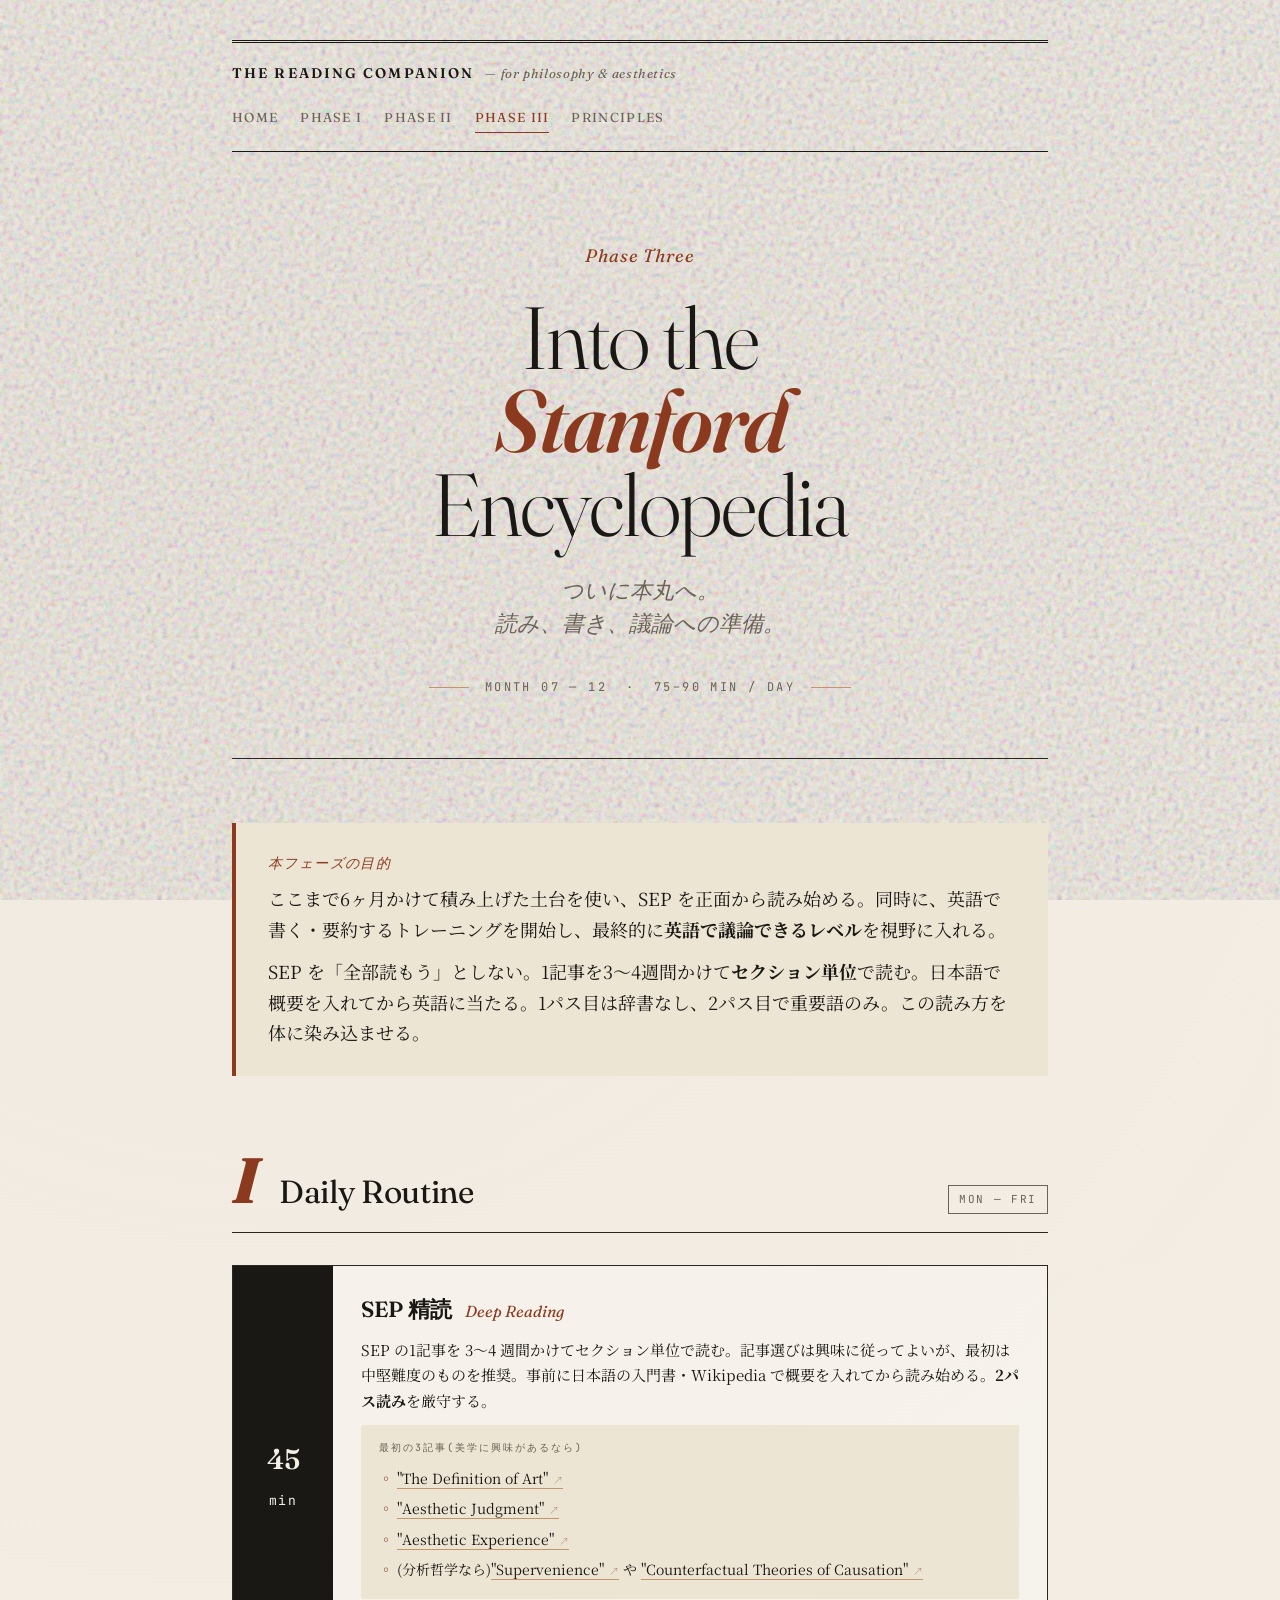
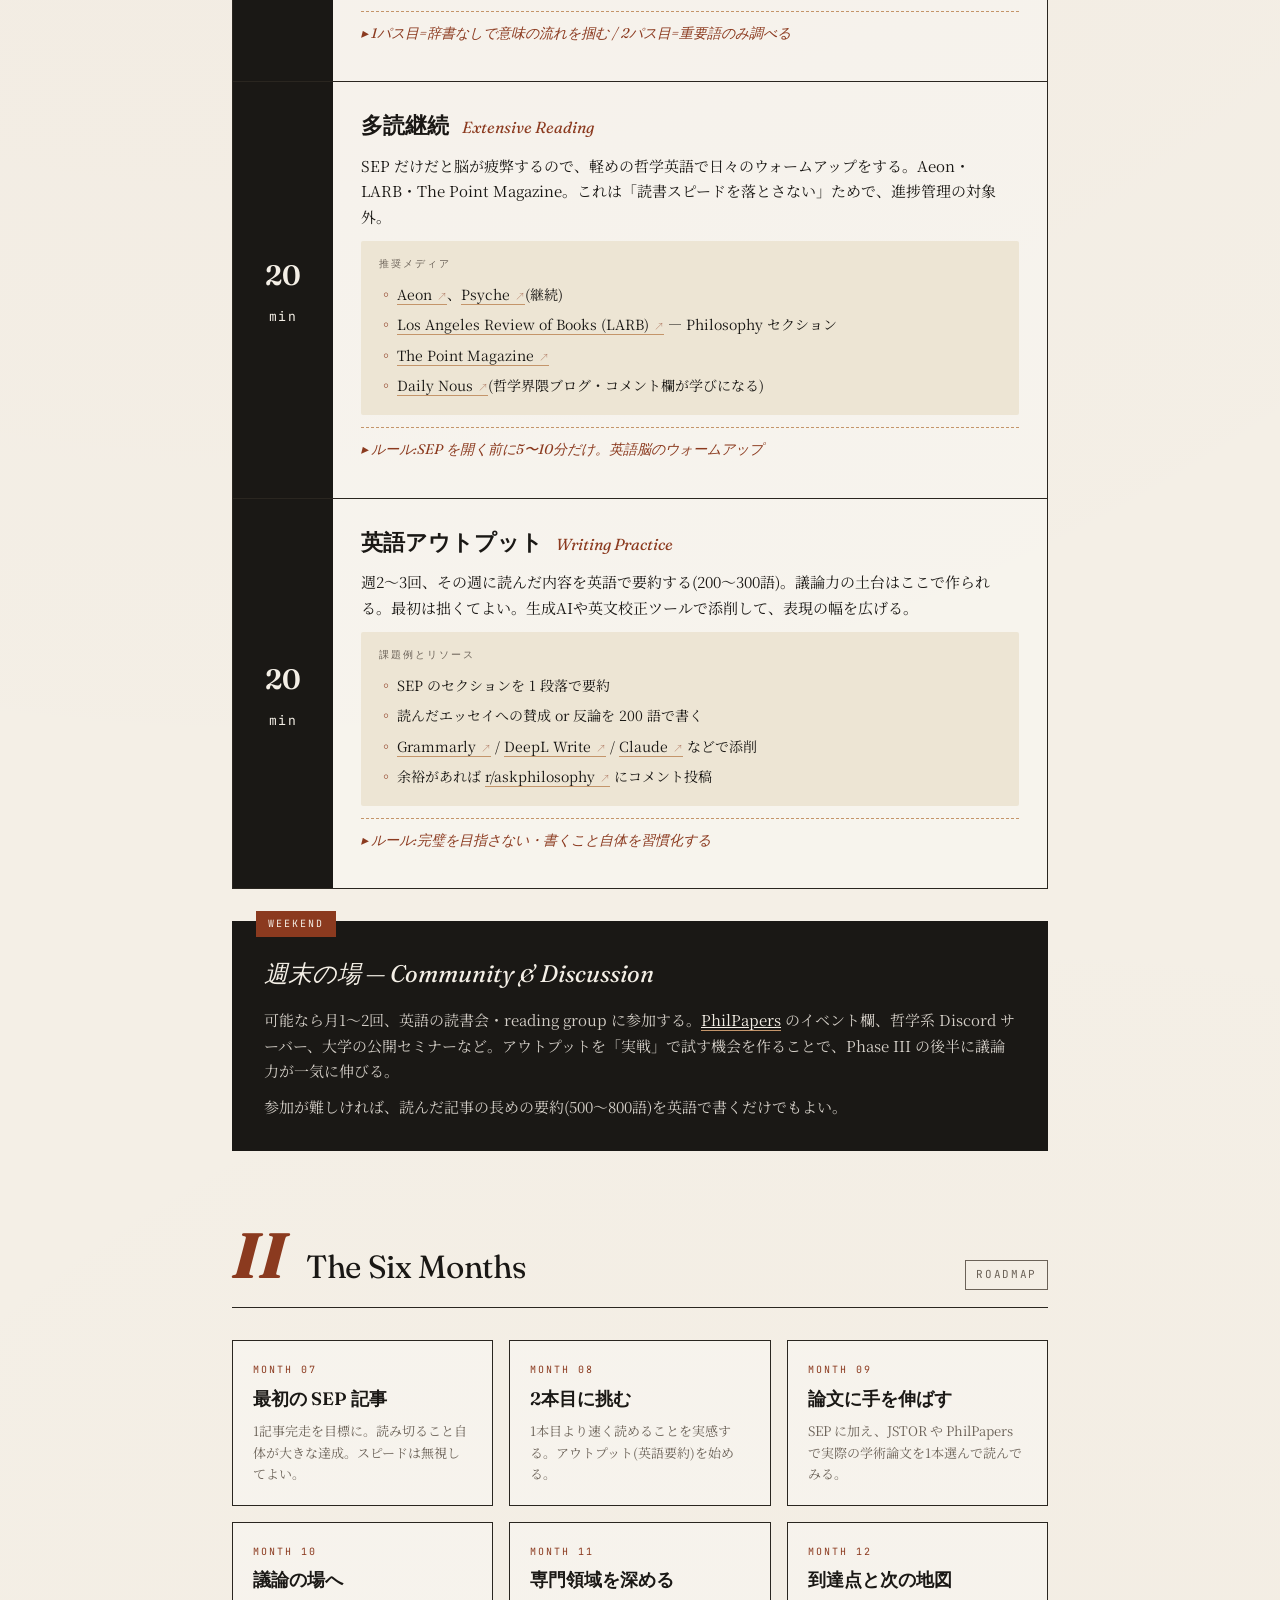
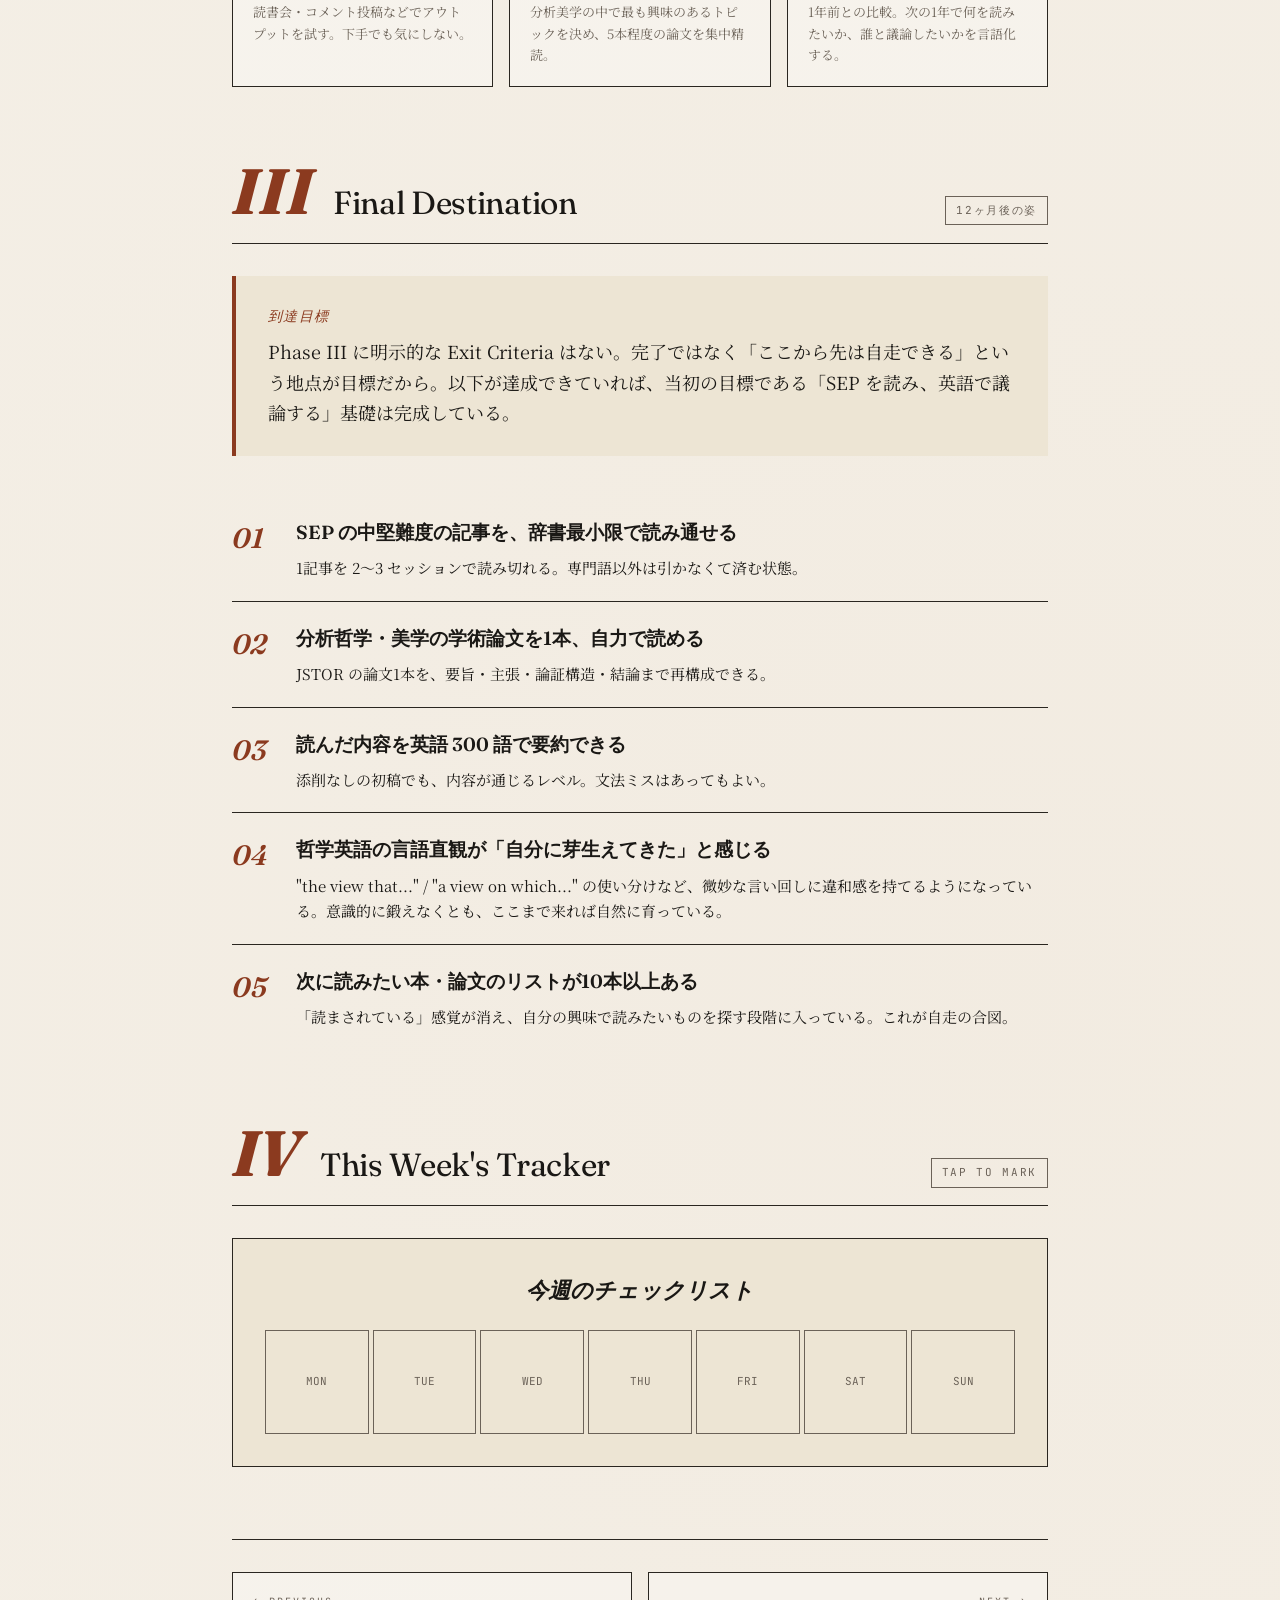
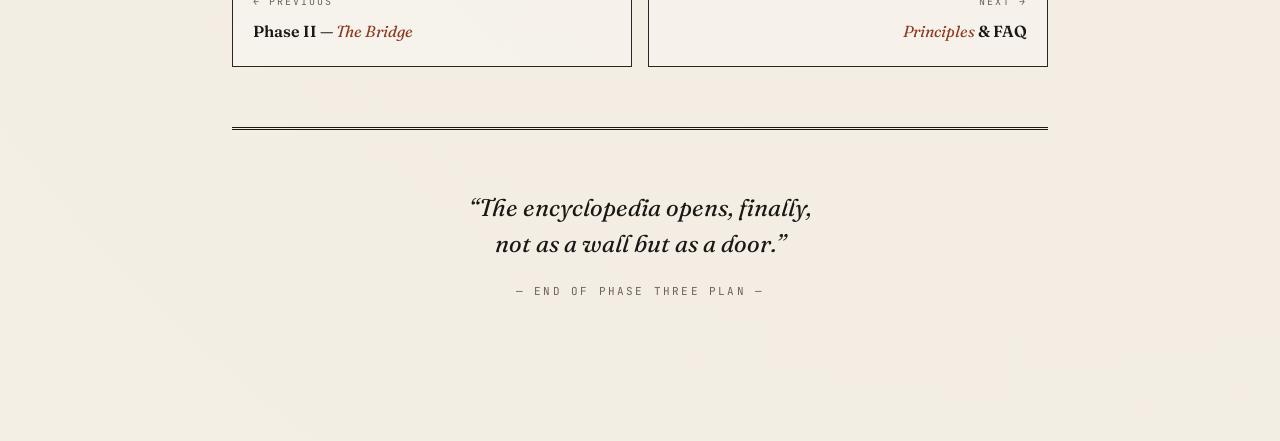
<file: phase3.html>
<!DOCTYPE html>
<html lang="ja">
<head>
<meta charset="UTF-8">
<meta name="viewport" content="width=device-width, initial-scale=1.0">
<title>Phase III — Into the Stanford Encyclopedia</title>
<link rel="preconnect" href="https://fonts.googleapis.com">
<link rel="preconnect" href="https://fonts.gstatic.com" crossorigin>
<link href="https://fonts.googleapis.com/css2?family=Cormorant+Garamond:ital,wght@0,400;0,500;0,600;0,700;1,400&family=Fraunces:opsz,wght@9..144,300;9..144,400;9..144,600;9..144,800&family=Noto+Serif+JP:wght@300;400;500;700&family=JetBrains+Mono:wght@400;500&display=swap" rel="stylesheet">
<link rel="stylesheet" href="style.css">
</head>
<body>
  <div class="container">

    <header class="topnav">
      <a href="index.html" class="brand">The Reading Companion <span class="sub">— for philosophy & aesthetics</span></a>
      <nav>
        <a href="index.html">Home</a>
        <a href="phase1.html">Phase I</a>
        <a href="phase2.html">Phase II</a>
        <a href="phase3.html" class="active">Phase III</a>
        <a href="principles.html">Principles</a>
      </nav>
    </header>

    <div class="hero">
      <div class="eyebrow">Phase Three</div>
      <h1>Into the<br><span class="em">Stanford</span><br>Encyclopedia</h1>
      <p class="lede">ついに本丸へ。<br>読み、書き、議論への準備。</p>
      <div class="duration">Month 07 — 12 &nbsp;·&nbsp; 75–90 min / day</div>
    </div>

    <section>
      <div class="mission">
        <span class="label">本フェーズの目的</span>
        <p>ここまで6ヶ月かけて積み上げた土台を使い、SEP を正面から読み始める。同時に、英語で書く・要約するトレーニングを開始し、最終的に<strong>英語で議論できるレベル</strong>を視野に入れる。</p>
        <p>SEP を「全部読もう」としない。1記事を3〜4週間かけて<strong>セクション単位</strong>で読む。日本語で概要を入れてから英語に当たる。1パス目は辞書なし、2パス目で重要語のみ。この読み方を体に染み込ませる。</p>
      </div>
    </section>

    <section>
      <div class="section-head">
        <span class="num">I</span>
        <h2>Daily Routine</h2>
        <span class="tag">Mon — Fri</span>
      </div>

      <div class="routine">

        <div class="routine-row">
          <div class="routine-time">
            <span class="min">45</span>
            <span>min</span>
          </div>
          <div class="routine-content">
            <h3>SEP 精読 <span class="en">Deep Reading</span></h3>
            <p>SEP の1記事を 3〜4 週間かけてセクション単位で読む。記事選びは興味に従ってよいが、最初は中堅難度のものを推奨。事前に日本語の入門書・Wikipedia で概要を入れてから読み始める。<strong>2パス読み</strong>を厳守する。</p>
            <div class="materials">
              <span class="m-label">最初の3記事(美学に興味があるなら)</span>
              <ul>
                <li><a href="https://plato.stanford.edu/entries/art-definition/" target="_blank" rel="noopener">"The Definition of Art"</a></li>
                <li><a href="https://plato.stanford.edu/entries/aesthetic-judgment/" target="_blank" rel="noopener">"Aesthetic Judgment"</a></li>
                <li><a href="https://plato.stanford.edu/entries/aesthetic-experience/" target="_blank" rel="noopener">"Aesthetic Experience"</a></li>
                <li>(分析哲学なら)<a href="https://plato.stanford.edu/entries/supervenience/" target="_blank" rel="noopener">"Supervenience"</a> や <a href="https://plato.stanford.edu/entries/causation-counterfactual/" target="_blank" rel="noopener">"Counterfactual Theories of Causation"</a></li>
              </ul>
            </div>
            <p class="rule">▸ 1パス目=辞書なしで意味の流れを掴む / 2パス目=重要語のみ調べる</p>
          </div>
        </div>

        <div class="routine-row">
          <div class="routine-time">
            <span class="min">20</span>
            <span>min</span>
          </div>
          <div class="routine-content">
            <h3>多読継続 <span class="en">Extensive Reading</span></h3>
            <p>SEP だけだと脳が疲弊するので、軽めの哲学英語で日々のウォームアップをする。Aeon・LARB・The Point Magazine。これは「読書スピードを落とさない」ためで、進捗管理の対象外。</p>
            <div class="materials">
              <span class="m-label">推奨メディア</span>
              <ul>
                <li><a href="https://aeon.co/essays" target="_blank" rel="noopener">Aeon</a>、<a href="https://psyche.co/ideas" target="_blank" rel="noopener">Psyche</a>(継続)</li>
                <li><a href="https://lareviewofbooks.org/" target="_blank" rel="noopener">Los Angeles Review of Books (LARB)</a> — Philosophy セクション</li>
                <li><a href="https://thepointmag.com/" target="_blank" rel="noopener">The Point Magazine</a></li>
                <li><a href="https://dailynous.com/" target="_blank" rel="noopener">Daily Nous</a>(哲学界隈ブログ・コメント欄が学びになる)</li>
              </ul>
            </div>
            <p class="rule">▸ ルール:SEP を開く前に5〜10分だけ。英語脳のウォームアップ</p>
          </div>
        </div>

        <div class="routine-row">
          <div class="routine-time">
            <span class="min">20</span>
            <span>min</span>
          </div>
          <div class="routine-content">
            <h3>英語アウトプット <span class="en">Writing Practice</span></h3>
            <p>週2〜3回、その週に読んだ内容を英語で要約する(200〜300語)。議論力の土台はここで作られる。最初は拙くてよい。生成AIや英文校正ツールで添削して、表現の幅を広げる。</p>
            <div class="materials">
              <span class="m-label">課題例とリソース</span>
              <ul>
                <li>SEP のセクションを 1 段落で要約</li>
                <li>読んだエッセイへの賛成 or 反論を 200 語で書く</li>
                <li><a href="https://www.grammarly.com/" target="_blank" rel="noopener">Grammarly</a> / <a href="https://www.deepl.com/write" target="_blank" rel="noopener">DeepL Write</a> / <a href="https://claude.ai/" target="_blank" rel="noopener">Claude</a> などで添削</li>
                <li>余裕があれば <a href="https://www.reddit.com/r/askphilosophy/" target="_blank" rel="noopener">r/askphilosophy</a> にコメント投稿</li>
              </ul>
            </div>
            <p class="rule">▸ ルール:完璧を目指さない・書くこと自体を習慣化する</p>
          </div>
        </div>

      </div>

      <div class="weekend">
        <h3>週末の場 — Community & Discussion</h3>
        <p>可能なら月1〜2回、英語の読書会・reading group に参加する。<a href="https://philpapers.org/" target="_blank" rel="noopener" style="color:var(--paper); border-bottom:1px solid var(--accent-soft);">PhilPapers</a> のイベント欄、哲学系 Discord サーバー、大学の公開セミナーなど。アウトプットを「実戦」で試す機会を作ることで、Phase III の後半に議論力が一気に伸びる。</p>
        <p>参加が難しければ、読んだ記事の長めの要約(500〜800語)を英語で書くだけでもよい。</p>
      </div>
    </section>

    <section>
      <div class="section-head">
        <span class="num">II</span>
        <h2>The Six Months</h2>
        <span class="tag">Roadmap</span>
      </div>

      <div class="weeks">
        <div class="week-card">
          <div class="wk-label">MONTH 07</div>
          <h4>最初の SEP 記事</h4>
          <p>1記事完走を目標に。読み切ること自体が大きな達成。スピードは無視してよい。</p>
        </div>
        <div class="week-card">
          <div class="wk-label">MONTH 08</div>
          <h4>2本目に挑む</h4>
          <p>1本目より速く読めることを実感する。アウトプット(英語要約)を始める。</p>
        </div>
        <div class="week-card">
          <div class="wk-label">MONTH 09</div>
          <h4>論文に手を伸ばす</h4>
          <p>SEP に加え、JSTOR や PhilPapers で実際の学術論文を1本選んで読んでみる。</p>
        </div>
        <div class="week-card">
          <div class="wk-label">MONTH 10</div>
          <h4>議論の場へ</h4>
          <p>読書会・コメント投稿などでアウトプットを試す。下手でも気にしない。</p>
        </div>
        <div class="week-card">
          <div class="wk-label">MONTH 11</div>
          <h4>専門領域を深める</h4>
          <p>分析美学の中で最も興味のあるトピックを決め、5本程度の論文を集中精読。</p>
        </div>
        <div class="week-card">
          <div class="wk-label">MONTH 12</div>
          <h4>到達点と次の地図</h4>
          <p>1年前との比較。次の1年で何を読みたいか、誰と議論したいかを言語化する。</p>
        </div>
      </div>
    </section>

    <section>
      <div class="section-head">
        <span class="num">III</span>
        <h2>Final Destination</h2>
        <span class="tag">12ヶ月後の姿</span>
      </div>

      <div class="mission">
        <span class="label">到達目標</span>
        <p>Phase III に明示的な Exit Criteria はない。完了ではなく「ここから先は自走できる」という地点が目標だから。以下が達成できていれば、当初の目標である「SEP を読み、英語で議論する」基礎は完成している。</p>
      </div>

      <div class="guidance">
        <ol>
          <li>
            <h4>SEP の中堅難度の記事を、辞書最小限で読み通せる</h4>
            <p>1記事を 2〜3 セッションで読み切れる。専門語以外は引かなくて済む状態。</p>
          </li>
          <li>
            <h4>分析哲学・美学の学術論文を1本、自力で読める</h4>
            <p>JSTOR の論文1本を、要旨・主張・論証構造・結論まで再構成できる。</p>
          </li>
          <li>
            <h4>読んだ内容を英語 300 語で要約できる</h4>
            <p>添削なしの初稿でも、内容が通じるレベル。文法ミスはあってもよい。</p>
          </li>
          <li>
            <h4>哲学英語の言語直観が「自分に芽生えてきた」と感じる</h4>
            <p>"the view that..." / "a view on which..." の使い分けなど、微妙な言い回しに違和感を持てるようになっている。意識的に鍛えなくとも、ここまで来れば自然に育っている。</p>
          </li>
          <li>
            <h4>次に読みたい本・論文のリストが10本以上ある</h4>
            <p>「読まされている」感覚が消え、自分の興味で読みたいものを探す段階に入っている。これが自走の合図。</p>
          </li>
        </ol>
      </div>
    </section>

    <section>
      <div class="section-head">
        <span class="num">IV</span>
        <h2>This Week's Tracker</h2>
        <span class="tag">Tap to mark</span>
      </div>

      <div class="checklist">
        <h3>今週のチェックリスト</h3>
        <div class="check-grid" id="checkgrid">
          <div class="check-day" data-day="MON">MON</div>
          <div class="check-day" data-day="TUE">TUE</div>
          <div class="check-day" data-day="WED">WED</div>
          <div class="check-day" data-day="THU">THU</div>
          <div class="check-day" data-day="FRI">FRI</div>
          <div class="check-day" data-day="SAT">SAT</div>
          <div class="check-day" data-day="SUN">SUN</div>
        </div>
      </div>
    </section>

    <nav class="phase-nav">
      <a href="phase2.html" class="prev">
        <span class="dir">← Previous</span>
        <span class="ttl">Phase II — <em>The Bridge</em></span>
      </a>
      <a href="principles.html" class="next">
        <span class="dir">Next →</span>
        <span class="ttl"><em>Principles</em> & FAQ</span>
      </a>
    </nav>

    <div class="closing">
      <p class="quote">“The encyclopedia opens, finally,<br>not as a wall but as a door.”</p>
      <div class="sig">— end of phase three plan —</div>
    </div>

  </div>

<script>
  const grid = document.getElementById('checkgrid');
  const weekKey = 'phase3-week-' + Math.floor(Date.now() / (7*24*60*60*1000));
  Object.keys(localStorage).forEach(k => {
    if (k.startsWith('phase3-week-') && k !== weekKey) localStorage.removeItem(k);
  });
  const saved = JSON.parse(localStorage.getItem(weekKey) || '{}');
  grid.querySelectorAll('.check-day').forEach(el => {
    if (saved[el.dataset.day]) el.classList.add('done');
    el.addEventListener('click', () => {
      el.classList.toggle('done');
      const state = {};
      grid.querySelectorAll('.check-day').forEach(d => {
        if (d.classList.contains('done')) state[d.dataset.day] = true;
      });
      try { localStorage.setItem(weekKey, JSON.stringify(state)); } catch(e) {}
    });
  });
</script>
</body>
</html>
</file>
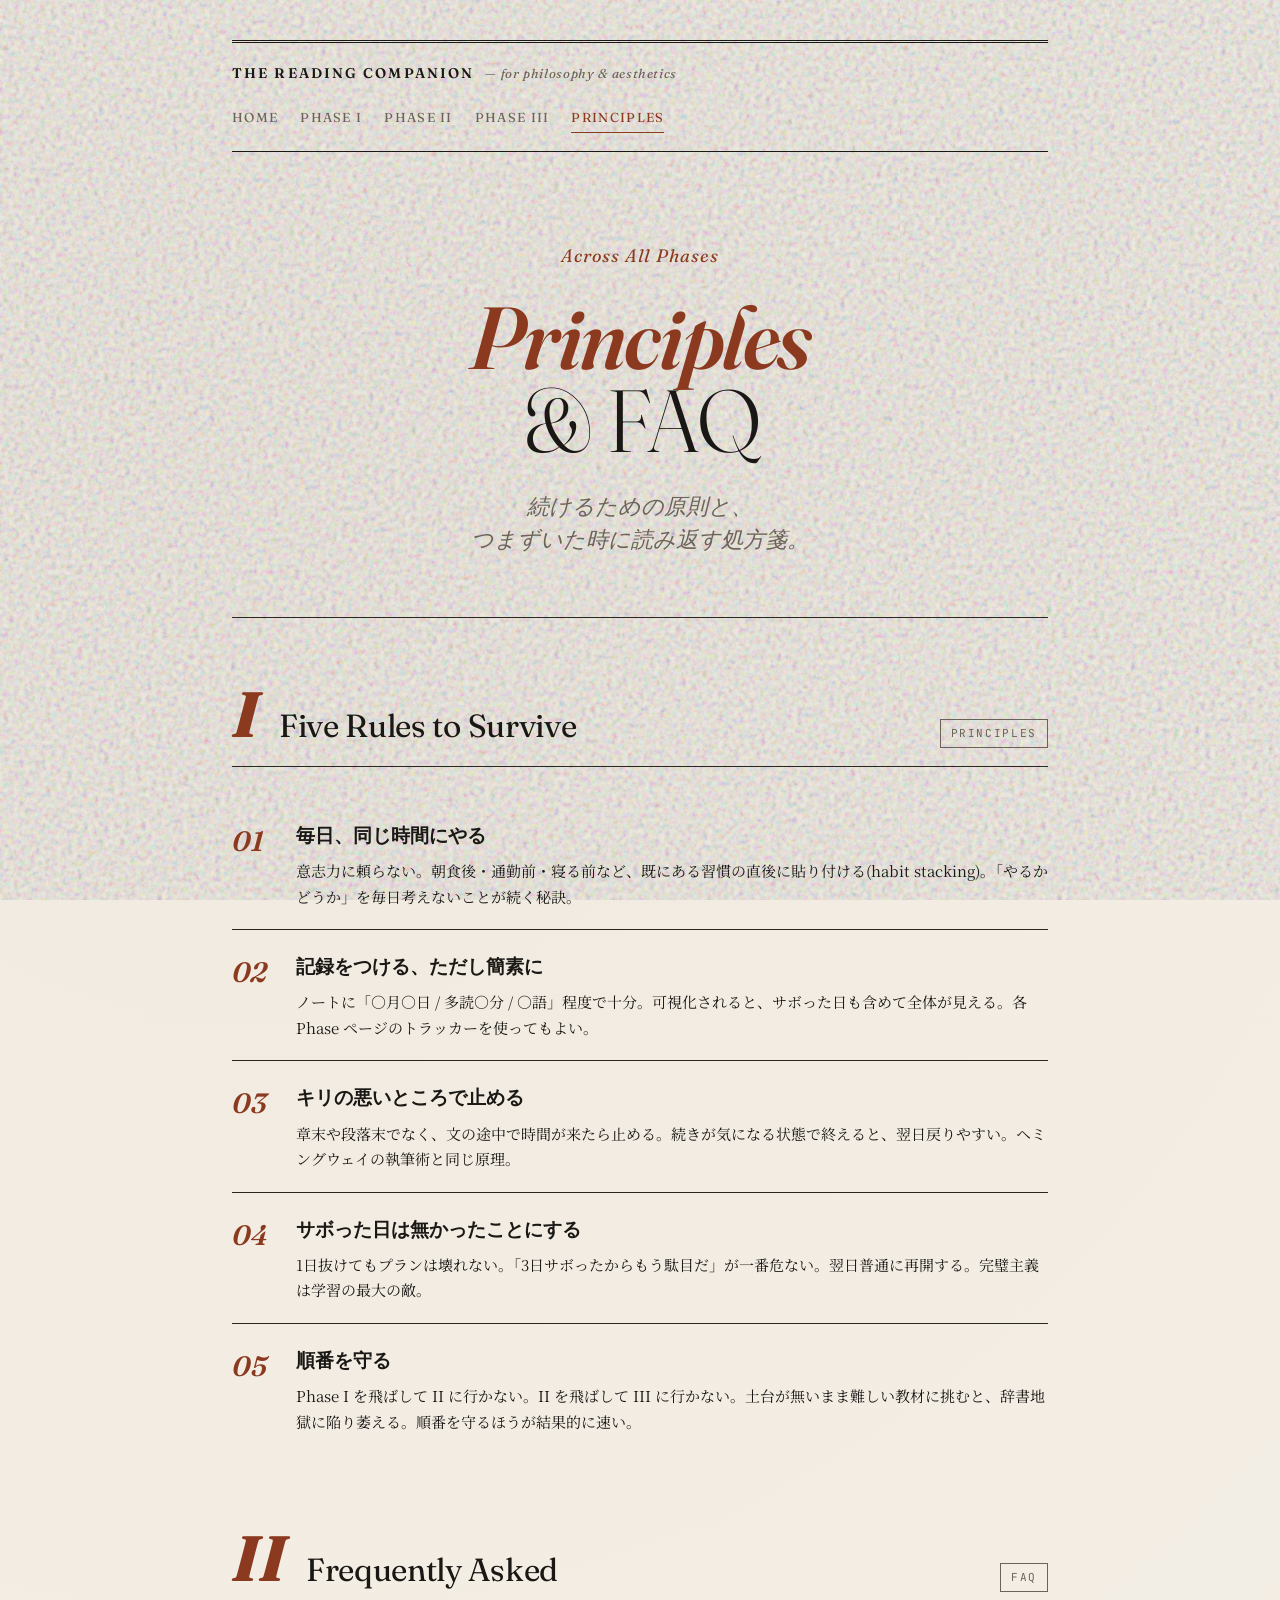
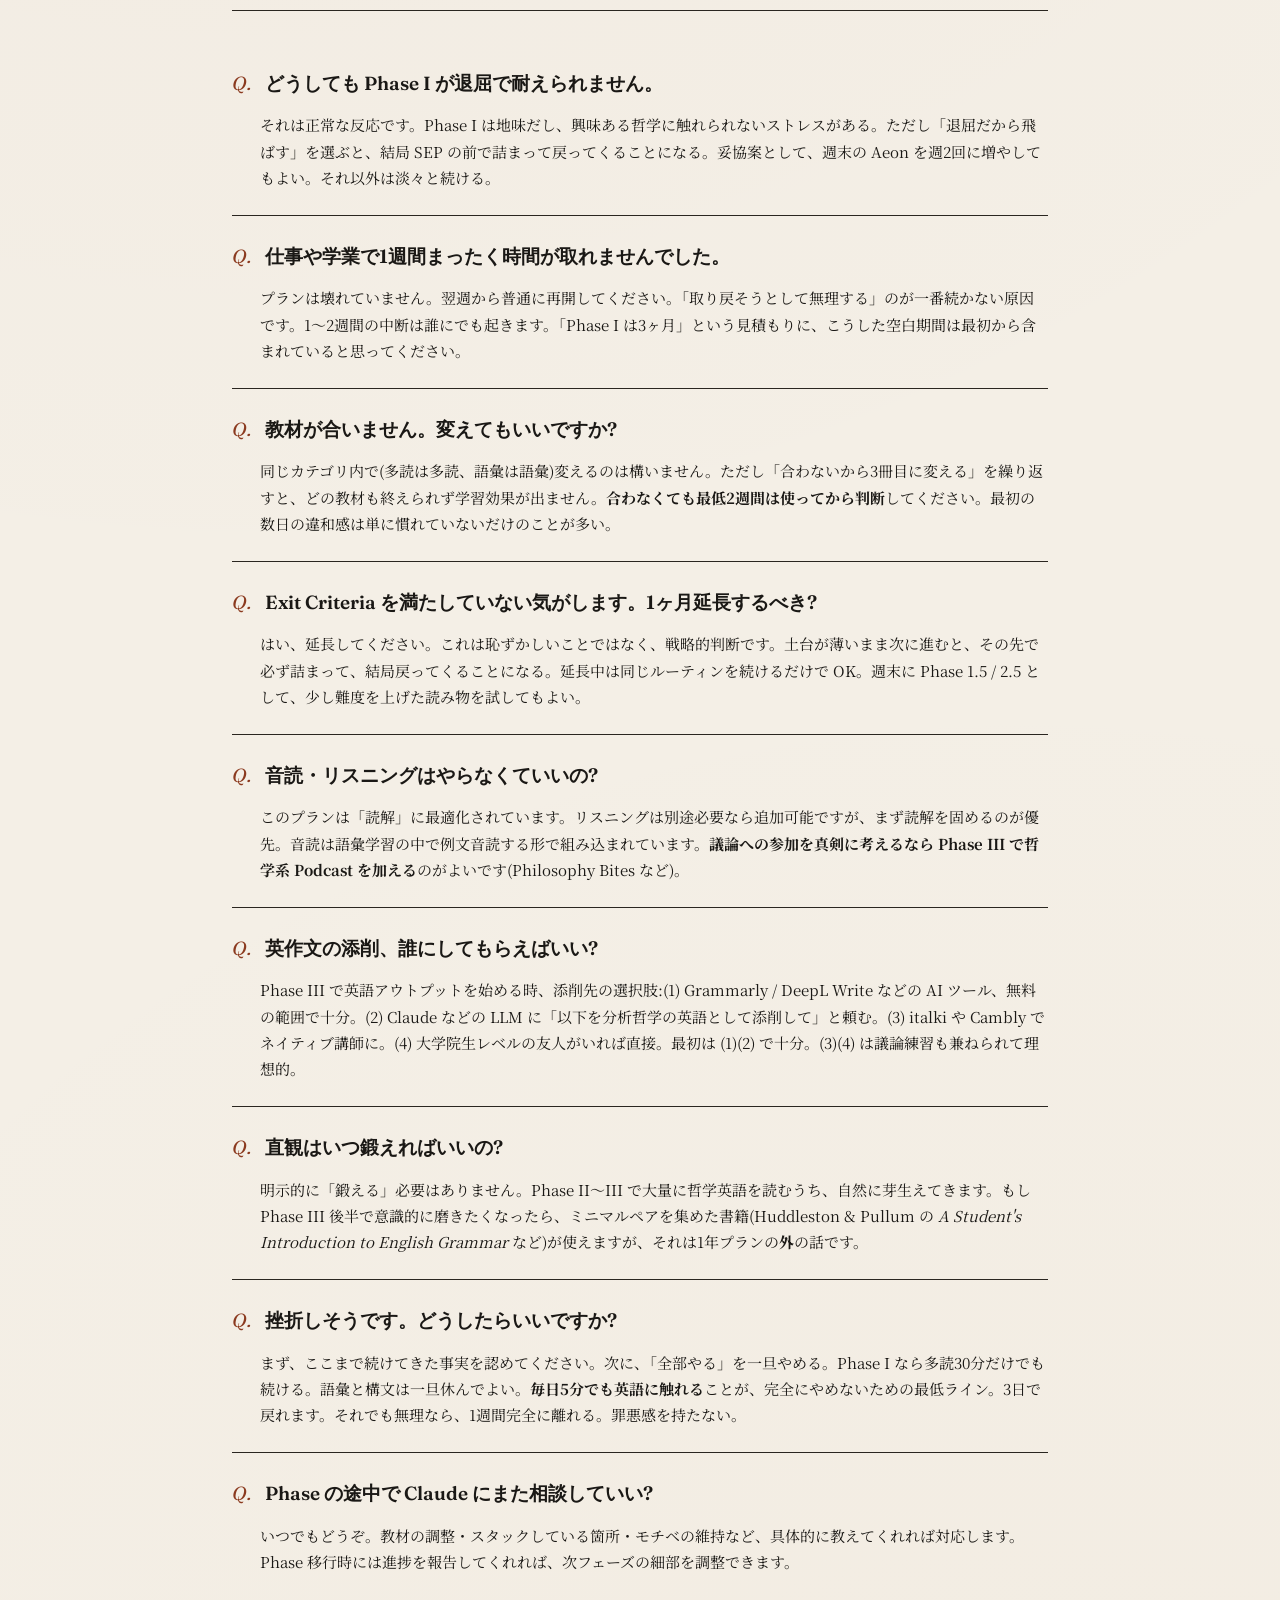
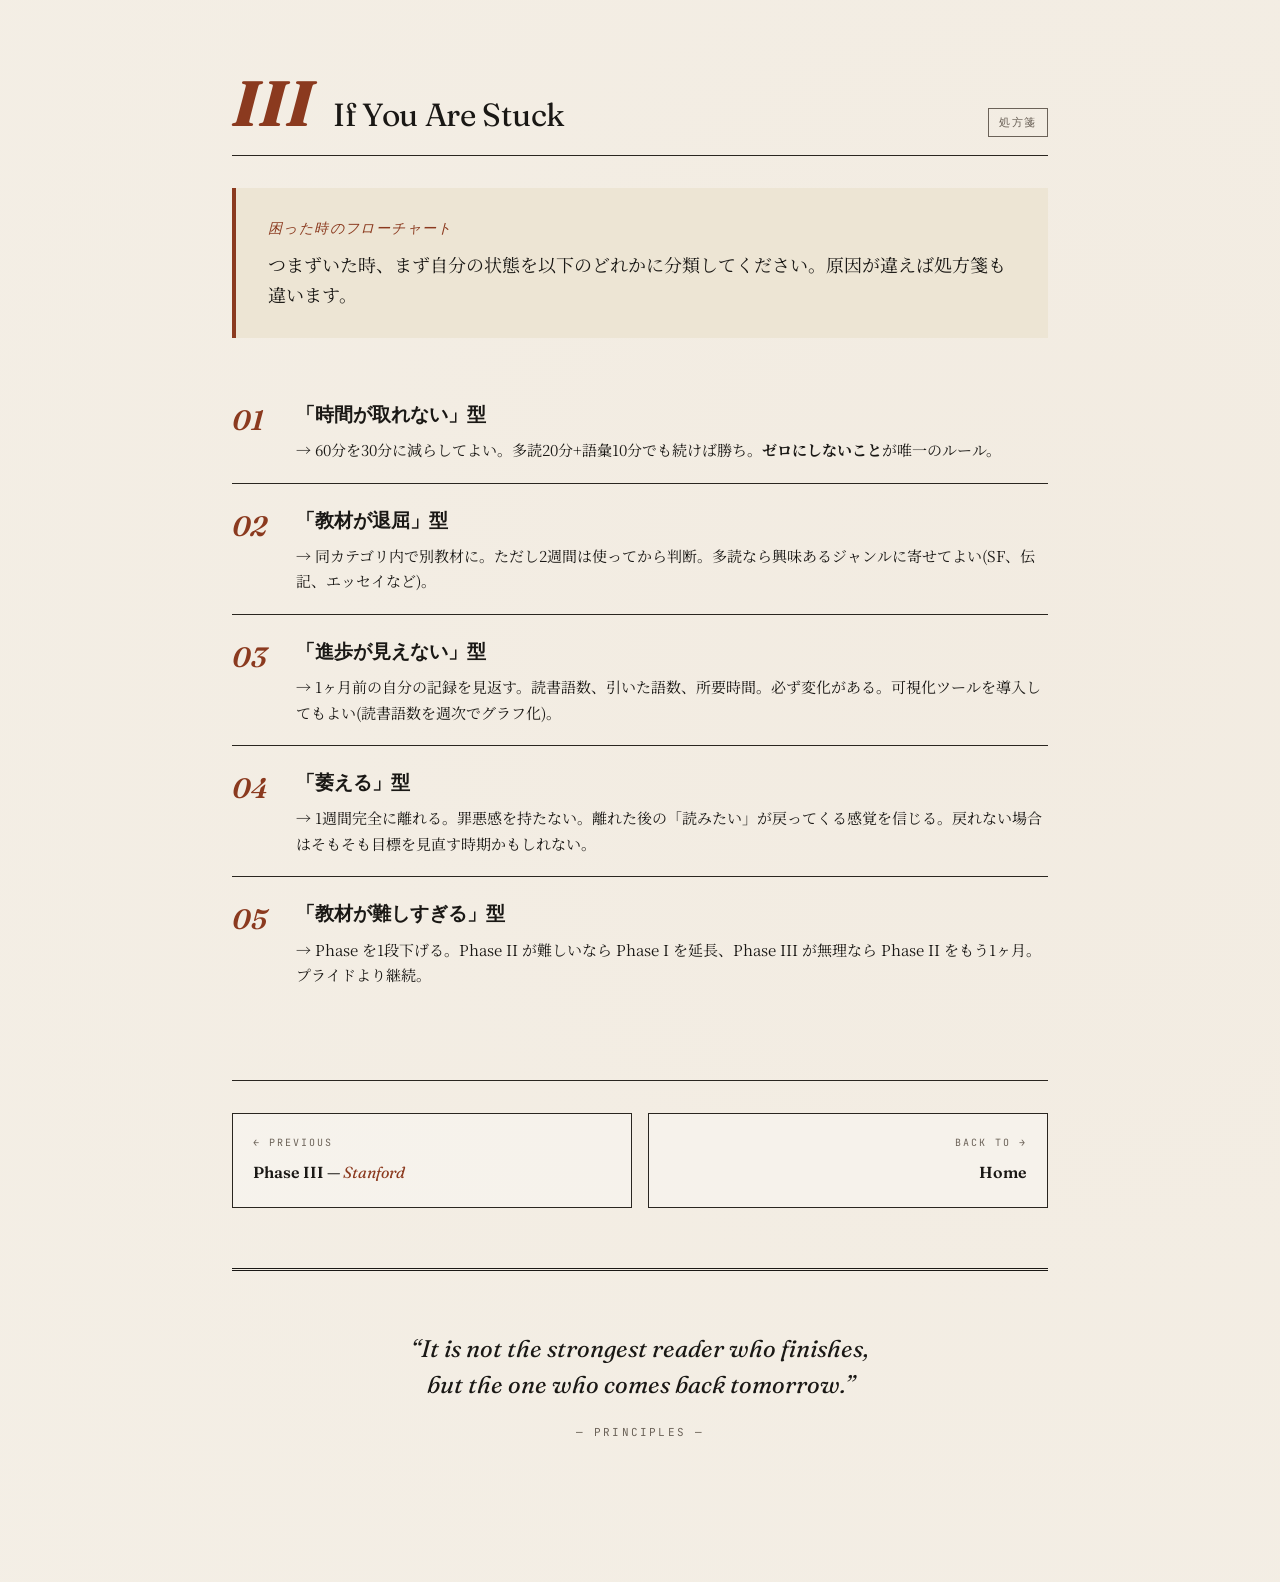
<file: principles.html>
<!DOCTYPE html>
<html lang="ja">
<head>
<meta charset="UTF-8">
<meta name="viewport" content="width=device-width, initial-scale=1.0">
<title>Principles & FAQ — The Reading Companion</title>
<link rel="preconnect" href="https://fonts.googleapis.com">
<link rel="preconnect" href="https://fonts.gstatic.com" crossorigin>
<link href="https://fonts.googleapis.com/css2?family=Cormorant+Garamond:ital,wght@0,400;0,500;0,600;0,700;1,400&family=Fraunces:opsz,wght@9..144,300;9..144,400;9..144,600;9..144,800&family=Noto+Serif+JP:wght@300;400;500;700&family=JetBrains+Mono:wght@400;500&display=swap" rel="stylesheet">
<link rel="stylesheet" href="style.css">
</head>
<body>
  <div class="container">

    <header class="topnav">
      <a href="index.html" class="brand">The Reading Companion <span class="sub">— for philosophy & aesthetics</span></a>
      <nav>
        <a href="index.html">Home</a>
        <a href="phase1.html">Phase I</a>
        <a href="phase2.html">Phase II</a>
        <a href="phase3.html">Phase III</a>
        <a href="principles.html" class="active">Principles</a>
      </nav>
    </header>

    <div class="hero">
      <div class="eyebrow">Across All Phases</div>
      <h1><span class="em">Principles</span><br>& FAQ</h1>
      <p class="lede">続けるための原則と、<br>つまずいた時に読み返す処方箋。</p>
    </div>

    <section>
      <div class="section-head">
        <span class="num">I</span>
        <h2>Five Rules to Survive</h2>
        <span class="tag">Principles</span>
      </div>

      <div class="guidance">
        <ol>
          <li>
            <h4>毎日、同じ時間にやる</h4>
            <p>意志力に頼らない。朝食後・通勤前・寝る前など、既にある習慣の直後に貼り付ける(habit stacking)。「やるかどうか」を毎日考えないことが続く秘訣。</p>
          </li>
          <li>
            <h4>記録をつける、ただし簡素に</h4>
            <p>ノートに「○月○日 / 多読○分 / ○語」程度で十分。可視化されると、サボった日も含めて全体が見える。各 Phase ページのトラッカーを使ってもよい。</p>
          </li>
          <li>
            <h4>キリの悪いところで止める</h4>
            <p>章末や段落末でなく、文の途中で時間が来たら止める。続きが気になる状態で終えると、翌日戻りやすい。ヘミングウェイの執筆術と同じ原理。</p>
          </li>
          <li>
            <h4>サボった日は無かったことにする</h4>
            <p>1日抜けてもプランは壊れない。「3日サボったからもう駄目だ」が一番危ない。翌日普通に再開する。完璧主義は学習の最大の敵。</p>
          </li>
          <li>
            <h4>順番を守る</h4>
            <p>Phase I を飛ばして II に行かない。II を飛ばして III に行かない。土台が無いまま難しい教材に挑むと、辞書地獄に陥り萎える。順番を守るほうが結果的に速い。</p>
          </li>
        </ol>
      </div>
    </section>

    <section>
      <div class="section-head">
        <span class="num">II</span>
        <h2>Frequently Asked</h2>
        <span class="tag">FAQ</span>
      </div>

      <div>

        <div class="faq-item">
          <div class="q">どうしても Phase I が退屈で耐えられません。</div>
          <div class="a">それは正常な反応です。Phase I は地味だし、興味ある哲学に触れられないストレスがある。ただし「退屈だから飛ばす」を選ぶと、結局 SEP の前で詰まって戻ってくることになる。妥協案として、週末の Aeon を週2回に増やしてもよい。それ以外は淡々と続ける。</div>
        </div>

        <div class="faq-item">
          <div class="q">仕事や学業で1週間まったく時間が取れませんでした。</div>
          <div class="a">プランは壊れていません。翌週から普通に再開してください。「取り戻そうとして無理する」のが一番続かない原因です。1〜2週間の中断は誰にでも起きます。「Phase I は3ヶ月」という見積もりに、こうした空白期間は最初から含まれていると思ってください。</div>
        </div>

        <div class="faq-item">
          <div class="q">教材が合いません。変えてもいいですか?</div>
          <div class="a">同じカテゴリ内で(多読は多読、語彙は語彙)変えるのは構いません。ただし「合わないから3冊目に変える」を繰り返すと、どの教材も終えられず学習効果が出ません。<strong>合わなくても最低2週間は使ってから判断</strong>してください。最初の数日の違和感は単に慣れていないだけのことが多い。</div>
        </div>

        <div class="faq-item">
          <div class="q">Exit Criteria を満たしていない気がします。1ヶ月延長するべき?</div>
          <div class="a">はい、延長してください。これは恥ずかしいことではなく、戦略的判断です。土台が薄いまま次に進むと、その先で必ず詰まって、結局戻ってくることになる。延長中は同じルーティンを続けるだけで OK。週末に Phase 1.5 / 2.5 として、少し難度を上げた読み物を試してもよい。</div>
        </div>

        <div class="faq-item">
          <div class="q">音読・リスニングはやらなくていいの?</div>
          <div class="a">このプランは「読解」に最適化されています。リスニングは別途必要なら追加可能ですが、まず読解を固めるのが優先。音読は語彙学習の中で例文音読する形で組み込まれています。<strong>議論への参加を真剣に考えるなら Phase III で哲学系 Podcast を加える</strong>のがよいです(Philosophy Bites など)。</div>
        </div>

        <div class="faq-item">
          <div class="q">英作文の添削、誰にしてもらえばいい?</div>
          <div class="a">Phase III で英語アウトプットを始める時、添削先の選択肢:(1) Grammarly / DeepL Write などの AI ツール、無料の範囲で十分。(2) Claude などの LLM に「以下を分析哲学の英語として添削して」と頼む。(3) italki や Cambly でネイティブ講師に。(4) 大学院生レベルの友人がいれば直接。最初は (1)(2) で十分。(3)(4) は議論練習も兼ねられて理想的。</div>
        </div>

        <div class="faq-item">
          <div class="q">直観はいつ鍛えればいいの?</div>
          <div class="a">明示的に「鍛える」必要はありません。Phase II〜III で大量に哲学英語を読むうち、自然に芽生えてきます。もし Phase III 後半で意識的に磨きたくなったら、ミニマルペアを集めた書籍(Huddleston & Pullum の <em>A Student's Introduction to English Grammar</em> など)が使えますが、それは1年プランの<strong>外</strong>の話です。</div>
        </div>

        <div class="faq-item">
          <div class="q">挫折しそうです。どうしたらいいですか?</div>
          <div class="a">まず、ここまで続けてきた事実を認めてください。次に、「全部やる」を一旦やめる。Phase I なら多読30分だけでも続ける。語彙と構文は一旦休んでよい。<strong>毎日5分でも英語に触れる</strong>ことが、完全にやめないための最低ライン。3日で戻れます。それでも無理なら、1週間完全に離れる。罪悪感を持たない。</div>
        </div>

        <div class="faq-item">
          <div class="q">Phase の途中で Claude にまた相談していい?</div>
          <div class="a">いつでもどうぞ。教材の調整・スタックしている箇所・モチベの維持など、具体的に教えてくれれば対応します。Phase 移行時には進捗を報告してくれれば、次フェーズの細部を調整できます。</div>
        </div>

      </div>
    </section>

    <section>
      <div class="section-head">
        <span class="num">III</span>
        <h2>If You Are Stuck</h2>
        <span class="tag">処方箋</span>
      </div>

      <div class="mission">
        <span class="label">困った時のフローチャート</span>
        <p>つまずいた時、まず自分の状態を以下のどれかに分類してください。原因が違えば処方箋も違います。</p>
      </div>

      <div class="guidance">
        <ol>
          <li>
            <h4>「時間が取れない」型</h4>
            <p>→ 60分を30分に減らしてよい。多読20分+語彙10分でも続けば勝ち。<strong>ゼロにしないこと</strong>が唯一のルール。</p>
          </li>
          <li>
            <h4>「教材が退屈」型</h4>
            <p>→ 同カテゴリ内で別教材に。ただし2週間は使ってから判断。多読なら興味あるジャンルに寄せてよい(SF、伝記、エッセイなど)。</p>
          </li>
          <li>
            <h4>「進歩が見えない」型</h4>
            <p>→ 1ヶ月前の自分の記録を見返す。読書語数、引いた語数、所要時間。必ず変化がある。可視化ツールを導入してもよい(読書語数を週次でグラフ化)。</p>
          </li>
          <li>
            <h4>「萎える」型</h4>
            <p>→ 1週間完全に離れる。罪悪感を持たない。離れた後の「読みたい」が戻ってくる感覚を信じる。戻れない場合はそもそも目標を見直す時期かもしれない。</p>
          </li>
          <li>
            <h4>「教材が難しすぎる」型</h4>
            <p>→ Phase を1段下げる。Phase II が難しいなら Phase I を延長、Phase III が無理なら Phase II をもう1ヶ月。プライドより継続。</p>
          </li>
        </ol>
      </div>
    </section>

    <nav class="phase-nav">
      <a href="phase3.html" class="prev">
        <span class="dir">← Previous</span>
        <span class="ttl">Phase III — <em>Stanford</em></span>
      </a>
      <a href="index.html" class="next">
        <span class="dir">Back to →</span>
        <span class="ttl">Home</span>
      </a>
    </nav>

    <div class="closing">
      <p class="quote">“It is not the strongest reader who finishes,<br>but the one who comes back tomorrow.”</p>
      <div class="sig">— principles —</div>
    </div>

  </div>
</body>
</html>
</file>
<file: style.css>
/* ============================================
   The English Reading Companion — Shared Styles
   ============================================ */

:root {
  --ink: #1a1815;
  --paper: #f4efe6;
  --paper-deep: #ede5d4;
  --accent: #8b3a1f;
  --accent-soft: #c4956a;
  --rule: #2a2620;
  --muted: #6b6258;
}

* { box-sizing: border-box; margin: 0; padding: 0; }

html { scroll-behavior: smooth; }

body {
  background: var(--paper);
  color: var(--ink);
  font-family: 'Noto Serif JP', 'Cormorant Garamond', serif;
  line-height: 1.75;
  font-size: 17px;
  background-image:
    radial-gradient(circle at 20% 10%, rgba(139, 58, 31, 0.03) 0%, transparent 40%),
    radial-gradient(circle at 80% 80%, rgba(196, 149, 106, 0.04) 0%, transparent 40%);
  min-height: 100vh;
}

body::before {
  content: '';
  position: fixed;
  inset: 0;
  background-image: url("data:image/svg+xml,%3Csvg viewBox='0 0 200 200' xmlns='http://www.w3.org/2000/svg'%3E%3Cfilter id='n'%3E%3CfeTurbulence type='fractalNoise' baseFrequency='0.85' numOctaves='3'/%3E%3CfeColorMatrix values='0 0 0 0 0.1 0 0 0 0 0.09 0 0 0 0 0.08 0 0 0 0 0.04 0'/%3E%3C/filter%3E%3Crect width='100%25' height='100%25' filter='url(%23n)'/%3E%3C/svg%3E");
  pointer-events: none;
  z-index: 1;
  opacity: 0.6;
}

.container {
  max-width: 880px;
  margin: 0 auto;
  padding: 40px 32px 120px;
  position: relative;
  z-index: 2;
}

/* ─── Top Nav ─── */
.topnav {
  border-top: 3px double var(--ink);
  border-bottom: 1px solid var(--ink);
  padding: 18px 0;
  margin-bottom: 48px;
  display: flex;
  justify-content: space-between;
  align-items: center;
  flex-wrap: wrap;
  gap: 16px;
  font-family: 'Fraunces', serif;
}

.topnav .brand {
  font-size: 14px;
  letter-spacing: 0.15em;
  text-transform: uppercase;
  color: var(--ink);
  text-decoration: none;
  font-weight: 600;
}

.topnav .brand .sub {
  font-style: italic;
  letter-spacing: 0.05em;
  text-transform: none;
  font-weight: 400;
  color: var(--muted);
  margin-left: 6px;
  font-size: 13px;
}

.topnav nav {
  display: flex;
  gap: 22px;
  flex-wrap: wrap;
}

.topnav nav a {
  font-size: 13px;
  letter-spacing: 0.1em;
  text-transform: uppercase;
  color: var(--muted);
  text-decoration: none;
  padding: 4px 0;
  border-bottom: 1px solid transparent;
  transition: all 0.2s;
}

.topnav nav a:hover,
.topnav nav a.active {
  color: var(--accent);
  border-bottom-color: var(--accent);
}

/* ─── Hero ─── */
.hero {
  text-align: center;
  padding: 40px 0 60px;
  border-bottom: 1px solid var(--rule);
  margin-bottom: 64px;
}

.hero .eyebrow {
  font-family: 'Fraunces', serif;
  font-style: italic;
  font-size: 18px;
  color: var(--accent);
  letter-spacing: 0.05em;
  margin-bottom: 24px;
}

.hero h1 {
  font-family: 'Fraunces', serif;
  font-weight: 300;
  font-size: clamp(44px, 8vw, 88px);
  line-height: 0.95;
  letter-spacing: -0.02em;
  margin-bottom: 28px;
  color: var(--ink);
}

.hero h1 .em {
  font-style: italic;
  font-weight: 600;
  color: var(--accent);
}

.hero .lede {
  font-family: 'Cormorant Garamond', serif;
  font-size: 22px;
  font-style: italic;
  color: var(--muted);
  max-width: 560px;
  margin: 0 auto;
  line-height: 1.5;
}

.hero .duration {
  margin-top: 36px;
  display: inline-flex;
  align-items: center;
  gap: 16px;
  font-family: 'JetBrains Mono', monospace;
  font-size: 12px;
  letter-spacing: 0.2em;
  text-transform: uppercase;
  color: var(--muted);
}

.hero .duration::before,
.hero .duration::after {
  content: '';
  width: 40px;
  height: 1px;
  background: var(--accent-soft);
}

/* ─── Section ─── */
section { margin-bottom: 72px; }

.section-head {
  display: flex;
  align-items: baseline;
  gap: 20px;
  margin-bottom: 32px;
  padding-bottom: 12px;
  border-bottom: 1px solid var(--rule);
}

.section-head .num {
  font-family: 'Fraunces', serif;
  font-weight: 800;
  font-size: 64px;
  line-height: 1;
  color: var(--accent);
  font-style: italic;
}

.section-head h2 {
  font-family: 'Fraunces', serif;
  font-weight: 400;
  font-size: 32px;
  letter-spacing: -0.01em;
  flex: 1;
}

.section-head .tag {
  font-family: 'JetBrains Mono', monospace;
  font-size: 11px;
  letter-spacing: 0.15em;
  text-transform: uppercase;
  color: var(--muted);
  padding: 4px 10px;
  border: 1px solid var(--muted);
}

/* ─── Mission box ─── */
.mission {
  background: var(--paper-deep);
  border-left: 4px solid var(--accent);
  padding: 28px 32px;
  margin-bottom: 40px;
}

.mission .label {
  font-family: 'Fraunces', serif;
  font-style: italic;
  font-size: 14px;
  letter-spacing: 0.1em;
  text-transform: uppercase;
  color: var(--accent);
  margin-bottom: 8px;
  display: block;
}

.mission p {
  font-size: 18px;
  line-height: 1.7;
}

.mission p + p { margin-top: 12px; }

/* ─── Routine table ─── */
.routine {
  border: 1px solid var(--rule);
  background: rgba(255, 255, 255, 0.3);
  margin-bottom: 32px;
}

.routine-row {
  display: grid;
  grid-template-columns: 100px 1fr;
  border-bottom: 1px solid var(--rule);
}

.routine-row:last-child { border-bottom: none; }

.routine-time {
  background: var(--ink);
  color: var(--paper);
  padding: 24px 16px;
  font-family: 'JetBrains Mono', monospace;
  font-size: 13px;
  letter-spacing: 0.1em;
  text-align: center;
  display: flex;
  flex-direction: column;
  justify-content: center;
  align-items: center;
  gap: 6px;
}

.routine-time .min {
  font-size: 28px;
  font-family: 'Fraunces', serif;
  font-weight: 600;
  letter-spacing: 0;
}

.routine-content {
  padding: 24px 28px;
}

.routine-content h3 {
  font-family: 'Fraunces', serif;
  font-weight: 600;
  font-size: 22px;
  margin-bottom: 8px;
}

.routine-content h3 .en {
  font-style: italic;
  font-weight: 400;
  color: var(--accent);
  font-size: 16px;
  margin-left: 8px;
}

.routine-content p {
  font-size: 15px;
  line-height: 1.7;
  margin-bottom: 12px;
}

.routine-content .materials {
  background: var(--paper-deep);
  padding: 14px 18px;
  margin-top: 12px;
  border-radius: 2px;
}

.routine-content .materials .m-label {
  font-family: 'JetBrains Mono', monospace;
  font-size: 10px;
  letter-spacing: 0.2em;
  text-transform: uppercase;
  color: var(--muted);
  display: block;
  margin-bottom: 6px;
}

.routine-content .materials ul {
  list-style: none;
  font-size: 14px;
}

.routine-content .materials li {
  padding: 3px 0;
  padding-left: 18px;
  position: relative;
}

.routine-content .materials li::before {
  content: '◦';
  position: absolute;
  left: 0;
  color: var(--accent);
}

.routine-content .materials li a {
  color: var(--ink);
  text-decoration: none;
  border-bottom: 1px solid var(--accent-soft);
  transition: all 0.15s ease;
}

.routine-content .materials li a:hover {
  color: var(--accent);
  border-bottom-color: var(--accent);
}

.routine-content .materials li a::after {
  content: ' ↗';
  font-size: 10px;
  color: var(--accent);
  opacity: 0.6;
  margin-left: 2px;
}

.routine-content .rule {
  margin-top: 12px;
  font-family: 'Fraunces', serif;
  font-style: italic;
  font-size: 14px;
  color: var(--accent);
  border-top: 1px dashed var(--accent-soft);
  padding-top: 10px;
}

/* ─── Weekend block ─── */
.weekend {
  background: var(--ink);
  color: var(--paper);
  padding: 32px;
  margin-top: 20px;
  position: relative;
}

.weekend::before {
  content: 'WEEKEND';
  position: absolute;
  top: -10px;
  left: 24px;
  background: var(--accent);
  color: var(--paper);
  font-family: 'JetBrains Mono', monospace;
  font-size: 10px;
  letter-spacing: 0.2em;
  padding: 4px 12px;
}

.weekend h3 {
  font-family: 'Fraunces', serif;
  font-weight: 400;
  font-size: 24px;
  margin-bottom: 12px;
  font-style: italic;
}

.weekend p {
  font-size: 15px;
  line-height: 1.7;
  color: rgba(244, 239, 230, 0.85);
}

.weekend p + p { margin-top: 10px; }

/* ─── Numbered guidance ─── */
.guidance ol {
  list-style: none;
  counter-reset: g;
}

.guidance li {
  counter-increment: g;
  padding: 20px 0 20px 64px;
  position: relative;
  border-bottom: 1px solid var(--rule);
}

.guidance li:last-child { border-bottom: none; }

.guidance li::before {
  content: counter(g, decimal-leading-zero);
  position: absolute;
  left: 0;
  top: 18px;
  font-family: 'Fraunces', serif;
  font-style: italic;
  font-weight: 600;
  font-size: 28px;
  color: var(--accent);
}

.guidance h4 {
  font-family: 'Fraunces', serif;
  font-size: 19px;
  font-weight: 600;
  margin-bottom: 6px;
}

.guidance p {
  font-size: 15px;
  line-height: 1.7;
  color: var(--ink);
}

/* ─── Weeks grid ─── */
.weeks {
  display: grid;
  grid-template-columns: repeat(auto-fit, minmax(200px, 1fr));
  gap: 16px;
}

.week-card {
  border: 1px solid var(--rule);
  padding: 20px;
  background: rgba(255, 255, 255, 0.3);
}

.week-card .wk-label {
  font-family: 'JetBrains Mono', monospace;
  font-size: 10px;
  letter-spacing: 0.2em;
  color: var(--accent);
  margin-bottom: 8px;
}

.week-card h4 {
  font-family: 'Fraunces', serif;
  font-weight: 600;
  font-size: 18px;
  margin-bottom: 10px;
  line-height: 1.3;
}

.week-card p {
  font-size: 13px;
  line-height: 1.65;
  color: var(--muted);
}

/* ─── Phase cards (index) ─── */
.phase-list {
  display: flex;
  flex-direction: column;
  gap: 24px;
}

.phase-card {
  border: 1px solid var(--rule);
  background: rgba(255, 255, 255, 0.3);
  display: grid;
  grid-template-columns: 140px 1fr auto;
  align-items: stretch;
  text-decoration: none;
  color: var(--ink);
  transition: all 0.25s;
  position: relative;
}

.phase-card:hover {
  background: var(--paper-deep);
  transform: translateX(4px);
}

.phase-card .pc-num {
  background: var(--ink);
  color: var(--paper);
  padding: 28px 16px;
  display: flex;
  flex-direction: column;
  align-items: center;
  justify-content: center;
  font-family: 'Fraunces', serif;
  text-align: center;
}

.phase-card .pc-num .roman {
  font-style: italic;
  font-size: 48px;
  font-weight: 300;
  line-height: 1;
  color: var(--accent-soft);
}

.phase-card .pc-num .label {
  font-family: 'JetBrains Mono', monospace;
  font-size: 10px;
  letter-spacing: 0.2em;
  margin-top: 8px;
  color: var(--paper);
}

.phase-card .pc-body {
  padding: 24px 28px;
}

.phase-card .pc-body .pc-title {
  font-family: 'Fraunces', serif;
  font-weight: 600;
  font-size: 22px;
  margin-bottom: 6px;
}

.phase-card .pc-body .pc-en {
  font-family: 'Fraunces', serif;
  font-style: italic;
  color: var(--accent);
  font-size: 14px;
  margin-bottom: 10px;
}

.phase-card .pc-body p {
  font-size: 14px;
  line-height: 1.65;
  color: var(--muted);
}

.phase-card .pc-arrow {
  padding: 0 28px;
  display: flex;
  align-items: center;
  font-family: 'Fraunces', serif;
  font-size: 32px;
  color: var(--accent);
  font-style: italic;
}

/* ─── FAQ ─── */
.faq-item {
  border-bottom: 1px solid var(--rule);
  padding: 24px 0;
}

.faq-item:last-child { border-bottom: none; }

.faq-item .q {
  font-family: 'Fraunces', serif;
  font-weight: 600;
  font-size: 19px;
  margin-bottom: 12px;
  display: flex;
  gap: 14px;
  align-items: baseline;
}

.faq-item .q::before {
  content: 'Q.';
  font-style: italic;
  color: var(--accent);
  font-weight: 400;
  flex-shrink: 0;
}

.faq-item .a {
  font-size: 15px;
  line-height: 1.75;
  padding-left: 28px;
  color: var(--ink);
}

.faq-item .a + .a { margin-top: 10px; }

/* ─── Checklist ─── */
.checklist {
  background: var(--paper-deep);
  padding: 32px;
  border: 1px solid var(--rule);
}

.checklist h3 {
  font-family: 'Fraunces', serif;
  font-style: italic;
  font-size: 22px;
  margin-bottom: 20px;
  text-align: center;
}

.check-grid {
  display: grid;
  grid-template-columns: repeat(7, 1fr);
  gap: 4px;
}

.check-day {
  aspect-ratio: 1;
  border: 1px solid var(--muted);
  display: flex;
  align-items: center;
  justify-content: center;
  font-family: 'JetBrains Mono', monospace;
  font-size: 11px;
  color: var(--muted);
  cursor: pointer;
  transition: all 0.2s;
  user-select: none;
}

.check-day:hover { background: var(--accent-soft); }
.check-day.done {
  background: var(--accent);
  color: var(--paper);
  border-color: var(--accent);
}

/* ─── Closing / Footer ─── */
.closing {
  text-align: center;
  padding: 60px 20px 20px;
  border-top: 3px double var(--ink);
  margin-top: 60px;
}

.closing .quote {
  font-family: 'Fraunces', serif;
  font-style: italic;
  font-size: 24px;
  line-height: 1.5;
  color: var(--ink);
  max-width: 520px;
  margin: 0 auto 20px;
}

.closing .sig {
  font-family: 'JetBrains Mono', monospace;
  font-size: 11px;
  letter-spacing: 0.2em;
  text-transform: uppercase;
  color: var(--muted);
}

/* ─── Phase nav (prev/next) ─── */
.phase-nav {
  display: flex;
  justify-content: space-between;
  align-items: stretch;
  gap: 16px;
  margin-top: 60px;
  padding-top: 32px;
  border-top: 1px solid var(--rule);
}

.phase-nav a {
  flex: 1;
  padding: 20px;
  text-decoration: none;
  color: var(--ink);
  border: 1px solid var(--rule);
  background: rgba(255, 255, 255, 0.3);
  transition: all 0.2s;
  font-family: 'Fraunces', serif;
}

.phase-nav a:hover {
  background: var(--paper-deep);
}

.phase-nav a.prev { text-align: left; }
.phase-nav a.next { text-align: right; }

.phase-nav a .dir {
  display: block;
  font-family: 'JetBrains Mono', monospace;
  font-size: 10px;
  letter-spacing: 0.2em;
  text-transform: uppercase;
  color: var(--muted);
  margin-bottom: 6px;
}

.phase-nav a .ttl {
  font-size: 16px;
  font-weight: 600;
}

.phase-nav a .ttl em {
  font-style: italic;
  color: var(--accent);
  font-weight: 400;
}

/* ─── Print ─── */
@media print {
  body::before { display: none; }
  body { background: white; }
  .container { padding: 20px; }
  .topnav, .phase-nav, .checklist { display: none; }
  section { page-break-inside: avoid; }
}

/* ─── Mobile ─── */
@media (max-width: 720px) {
  .phase-card { grid-template-columns: 100px 1fr; }
  .phase-card .pc-arrow { display: none; }
}

@media (max-width: 640px) {
  .container { padding: 24px 20px 80px; }
  .topnav { padding: 14px 0; }
  .topnav nav { gap: 14px; width: 100%; justify-content: flex-start; }
  .topnav nav a { font-size: 11px; letter-spacing: 0.08em; }
  .hero { padding: 24px 0 40px; margin-bottom: 40px; }
  .hero .lede { font-size: 18px; }
  .section-head .num { font-size: 44px; }
  .section-head h2 { font-size: 22px; }
  .section-head .tag { display: none; }
  .routine-row { grid-template-columns: 80px 1fr; }
  .routine-time { padding: 16px 8px; }
  .routine-time .min { font-size: 22px; }
  .routine-content { padding: 18px 20px; }
  .routine-content h3 { font-size: 18px; }
  .routine-content h3 .en { display: block; margin-left: 0; margin-top: 4px; }
  .guidance li { padding-left: 48px; }
  .guidance li::before { font-size: 22px; }
  .phase-card .pc-num .roman { font-size: 36px; }
  .phase-card .pc-body { padding: 18px 20px; }
  .phase-card .pc-body .pc-title { font-size: 18px; }
  .phase-nav { flex-direction: column; }
}
</file>
